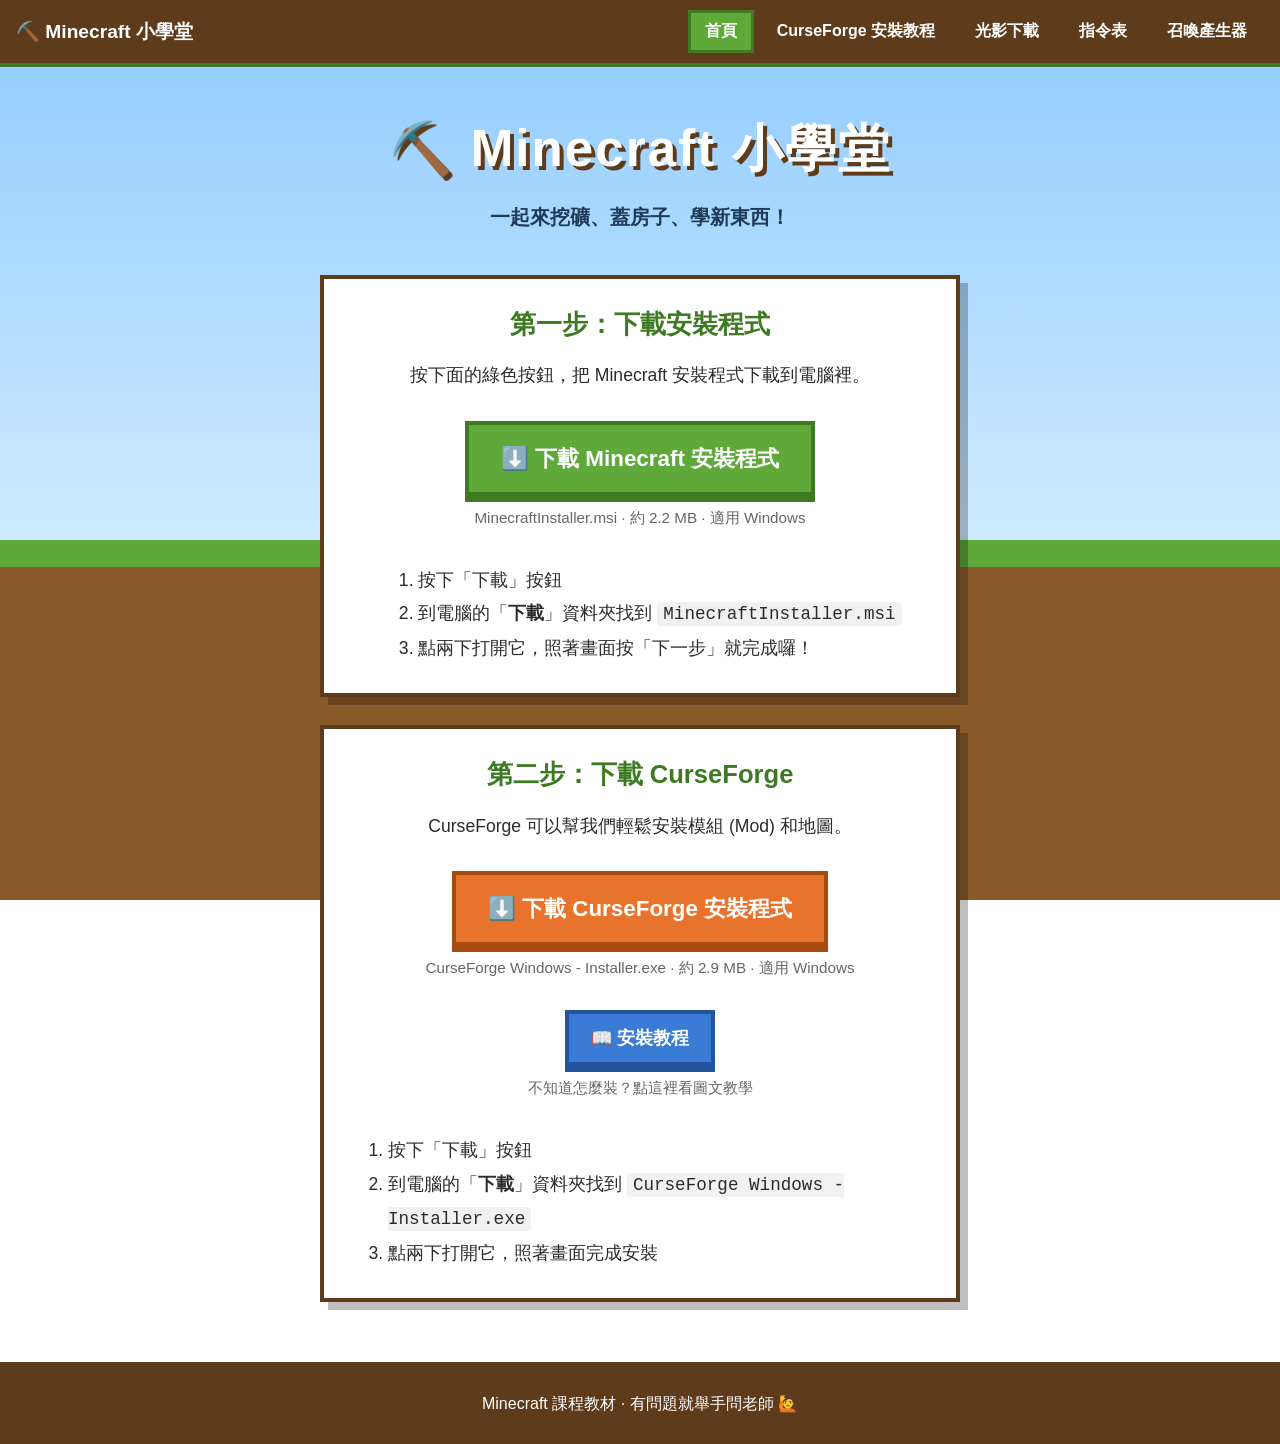
<file: index.html>
<!DOCTYPE html>
<html lang="zh-Hant">
<head>
  <meta charset="UTF-8">
  <meta name="viewport" content="width=device-width, initial-scale=1.0">
  <title>Minecraft 小學堂</title>
  <link rel="stylesheet" href="style.css">
</head>
<body>
  <nav class="topnav">
    <a class="brand" href="index.html">⛏️ Minecraft 小學堂</a>
    <ul>
      <li><a href="index.html" aria-current="page">首頁</a></li>
      <li><a href="curseforge-guide.html">CurseForge 安裝教程</a></li>
      <li><a href="shaders-guide.html">光影下載</a></li>
      <li><a href="commands.html">指令表</a></li>
      <li><a href="summon.html">召喚產生器</a></li>
    </ul>
  </nav>

  <header class="hero">
    <h1>⛏️ Minecraft 小學堂</h1>
    <p class="subtitle">一起來挖礦、蓋房子、學新東西！</p>
  </header>

  <main>
    <section class="card">
      <h2>第一步：下載安裝程式</h2>
      <p>按下面的綠色按鈕，把 Minecraft 安裝程式下載到電腦裡。</p>

      <a class="btn-download" href="downloads/MinecraftInstaller.msi" download>
        ⬇️ 下載 Minecraft 安裝程式
      </a>
      <p class="file-info">MinecraftInstaller.msi · 約 2.2 MB · 適用 Windows</p>

      <ol class="steps">
        <li>按下「下載」按鈕</li>
        <li>到電腦的「<strong>下載</strong>」資料夾找到 <code>MinecraftInstaller.msi</code></li>
        <li>點兩下打開它，照著畫面按「下一步」就完成囉！</li>
      </ol>
    </section>

    <section class="card">
      <h2>第二步：下載 CurseForge</h2>
      <p>CurseForge 可以幫我們輕鬆安裝模組 (Mod) 和地圖。</p>

      <a class="btn-download btn-orange" href="downloads/CurseForge%20Windows%20-%20Installer.exe" download>
        ⬇️ 下載 CurseForge 安裝程式
      </a>
      <p class="file-info">CurseForge Windows - Installer.exe · 約 2.9 MB · 適用 Windows</p>

      <a class="btn-download btn-guide btn-small" href="curseforge-guide.html">
        📖 安裝教程
      </a>
      <p class="file-info">不知道怎麼裝？點這裡看圖文教學</p>

      <ol class="steps">
        <li>按下「下載」按鈕</li>
        <li>到電腦的「<strong>下載</strong>」資料夾找到 <code>CurseForge Windows - Installer.exe</code></li>
        <li>點兩下打開它，照著畫面完成安裝</li>
      </ol>
    </section>
  </main>

  <footer>
    <p>Minecraft 課程教材 · 有問題就舉手問老師 🙋</p>
  </footer>
</body>
</html>
</file>
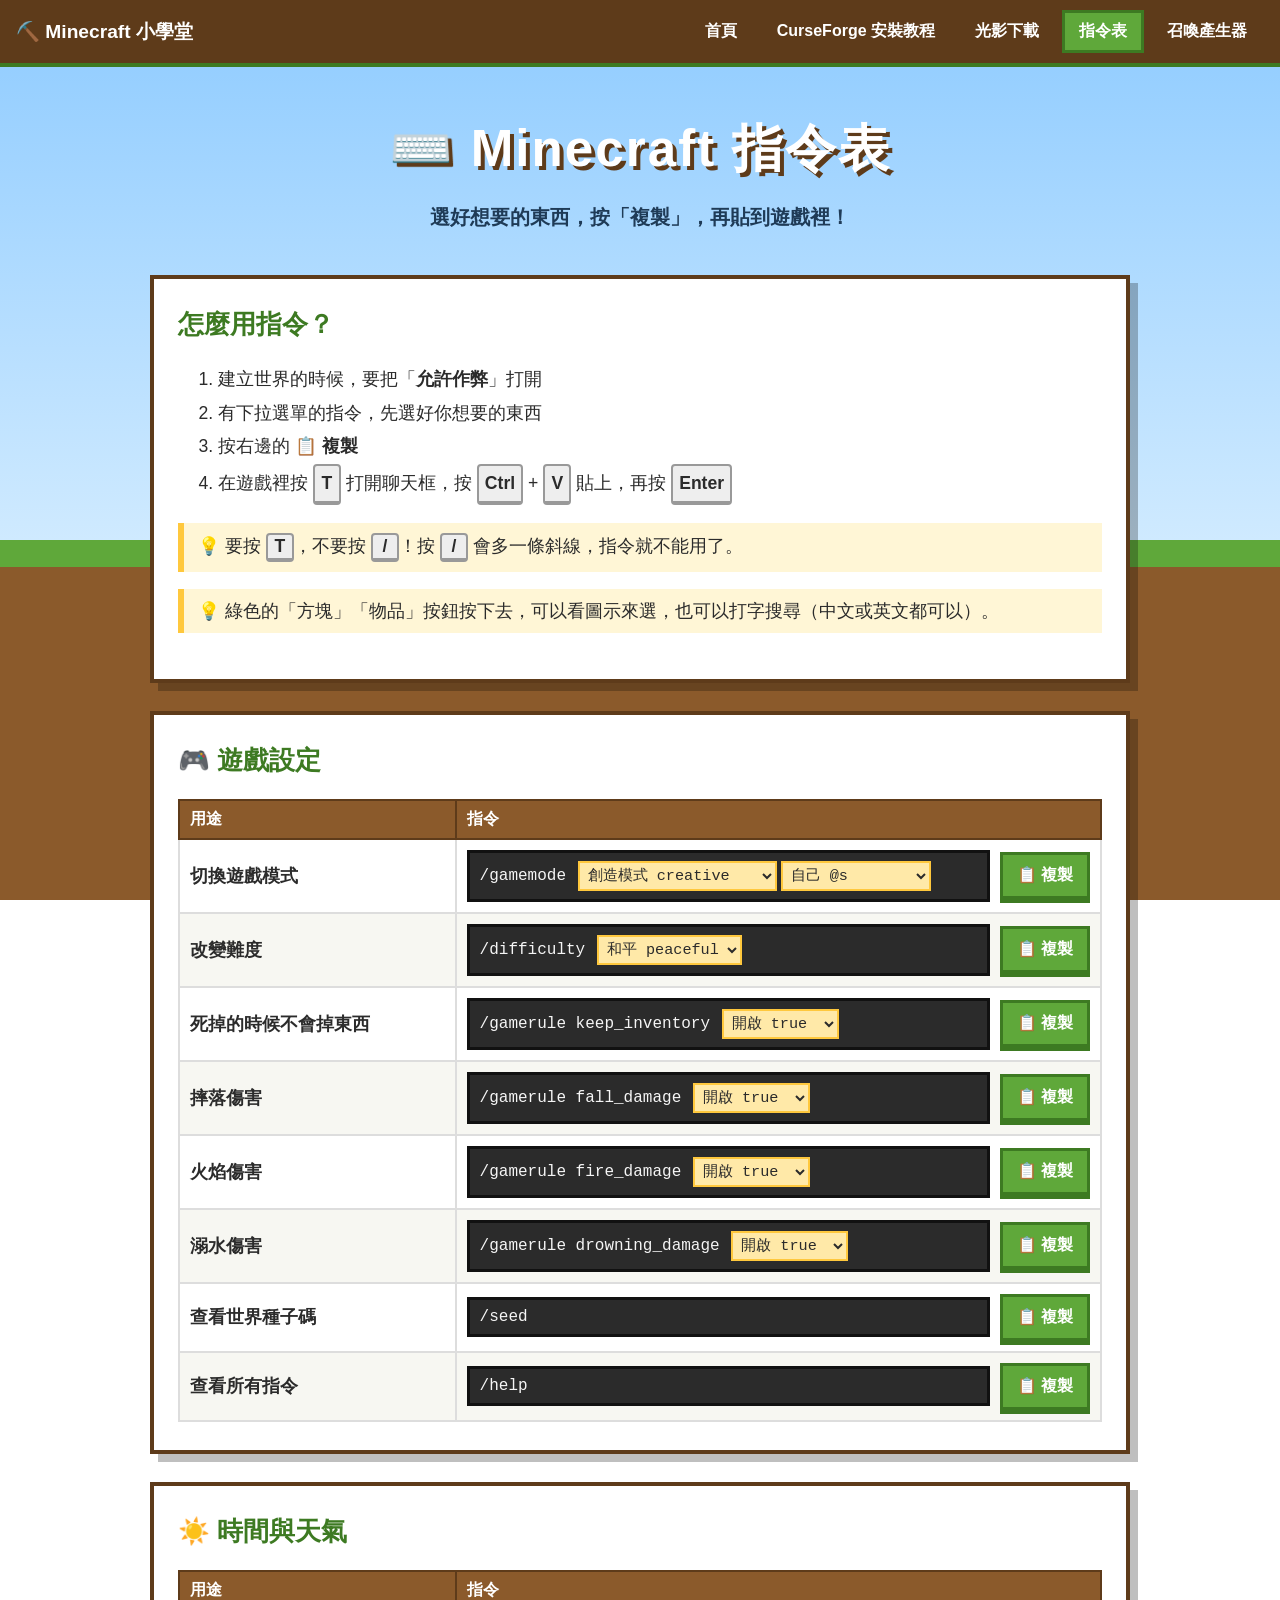
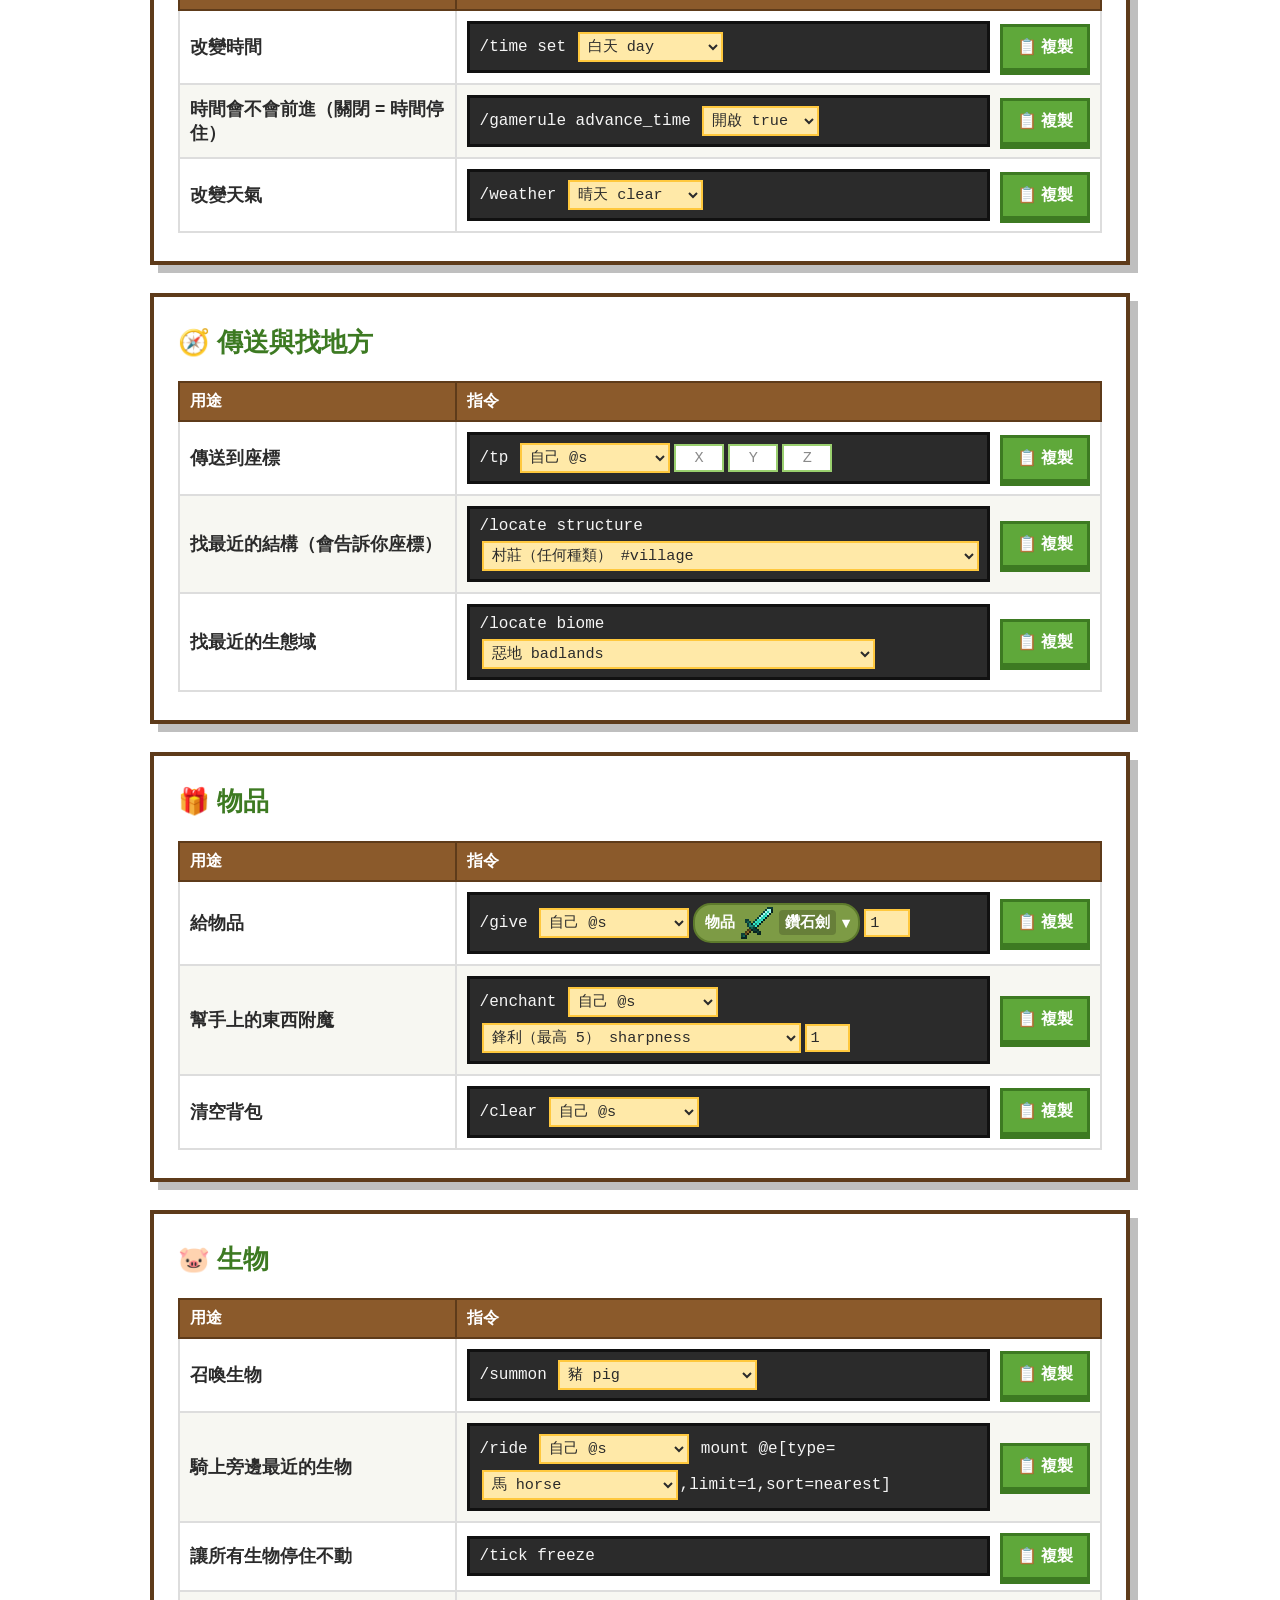
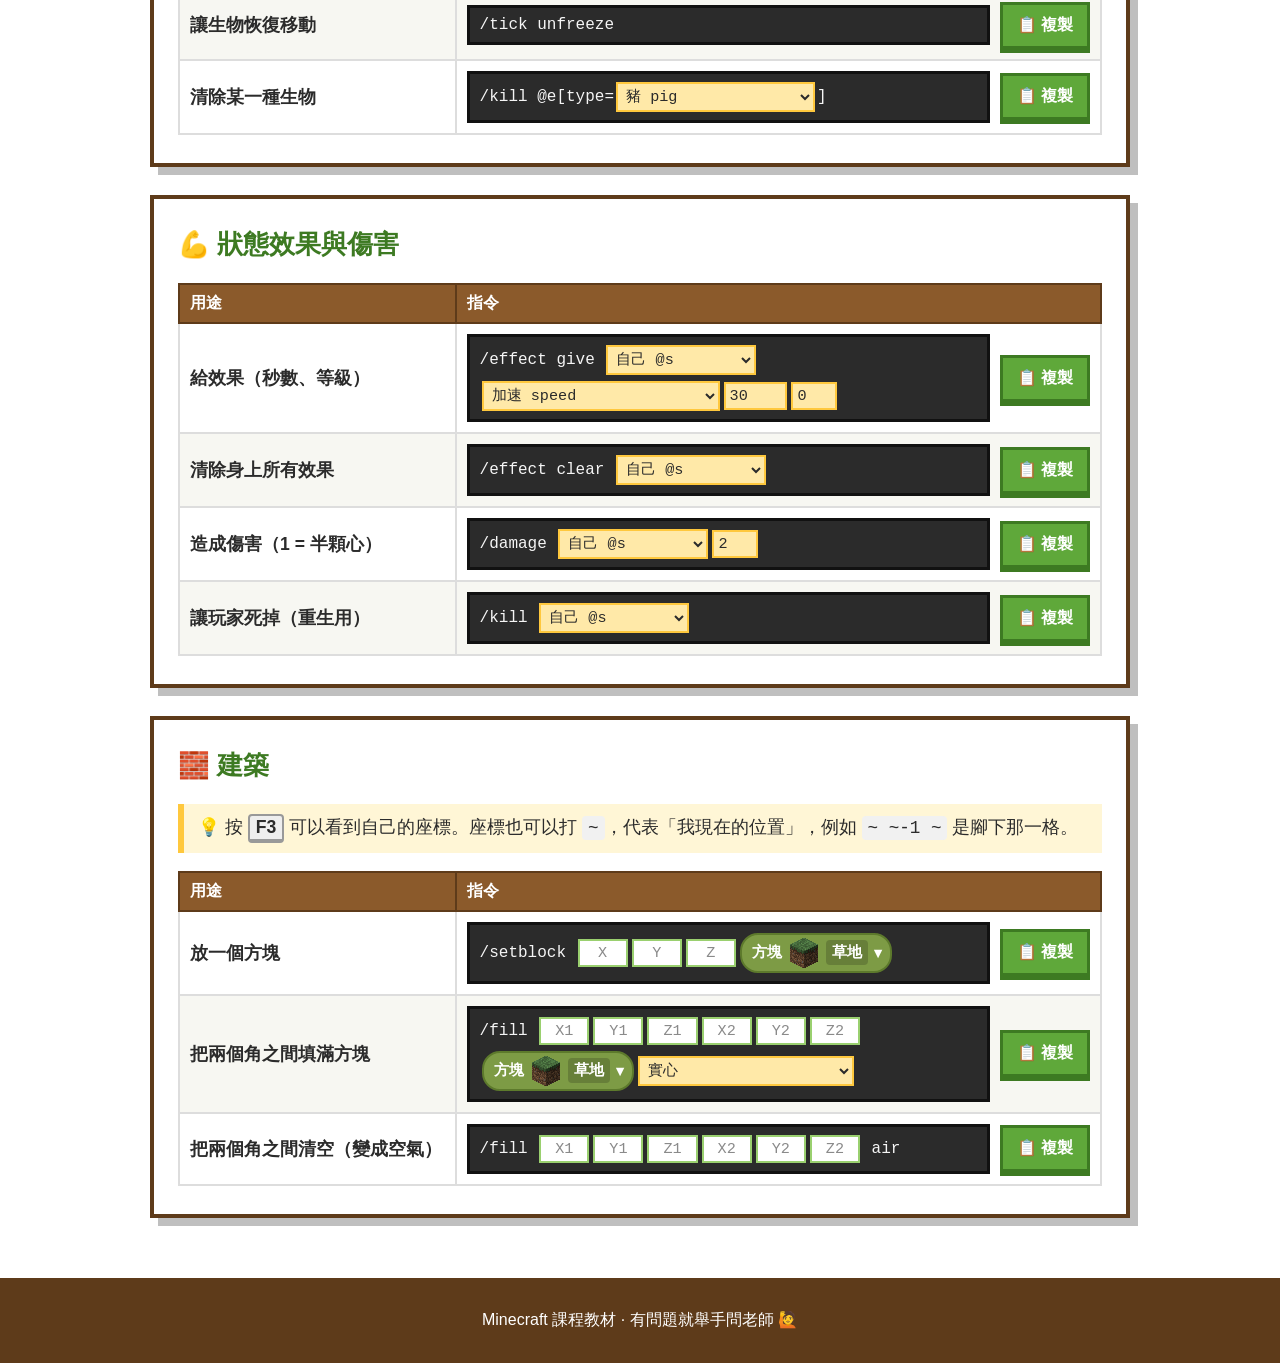
<file: commands.html>
<!DOCTYPE html>
<html lang="zh-Hant">
<head>
  <meta charset="UTF-8">
  <meta name="viewport" content="width=device-width, initial-scale=1.0">
  <title>Minecraft 指令表</title>
  <link rel="stylesheet" href="style.css">
</head>
<body>
  <nav class="topnav">
    <a class="brand" href="index.html">⛏️ Minecraft 小學堂</a>
    <ul>
      <li><a href="index.html">首頁</a></li>
      <li><a href="curseforge-guide.html">CurseForge 安裝教程</a></li>
      <li><a href="shaders-guide.html">光影下載</a></li>
      <li><a href="commands.html" aria-current="page">指令表</a></li>
      <li><a href="summon.html">召喚產生器</a></li>
    </ul>
  </nav>

  <header class="hero">
    <h1>⌨️ Minecraft 指令表</h1>
    <p class="subtitle">選好想要的東西，按「複製」，再貼到遊戲裡！</p>
  </header>

  <main>
    <section class="card cmd-howto">
      <h2>怎麼用指令？</h2>
      <ol class="steps">
        <li>建立世界的時候，要把「<strong>允許作弊</strong>」打開</li>
        <li>有下拉選單的指令，先選好你想要的東西</li>
        <li>按右邊的 <strong>📋 複製</strong></li>
        <li>在遊戲裡按 <kbd>T</kbd> 打開聊天框，按 <kbd>Ctrl</kbd> + <kbd>V</kbd> 貼上，再按 <kbd>Enter</kbd></li>
      </ol>
      <p class="tip">💡 要按 <kbd>T</kbd>，不要按 <kbd>/</kbd>！按 <kbd>/</kbd> 會多一條斜線，指令就不能用了。</p>
      <p class="tip">💡 綠色的「方塊」「物品」按鈕按下去，可以看圖示來選，也可以打字搜尋（中文或英文都可以）。</p>
    </section>

    <div id="command-list"></div>
  </main>

  <footer>
    <p>Minecraft 課程教材 · 有問題就舉手問老師 🙋</p>
  </footer>

  <script src="assets/mc-data.js"></script>
  <script src="assets/mc-worldgen.js"></script>
  <script src="picker.js"></script>
  <script src="commands.js"></script>
</body>
</html>
</file>
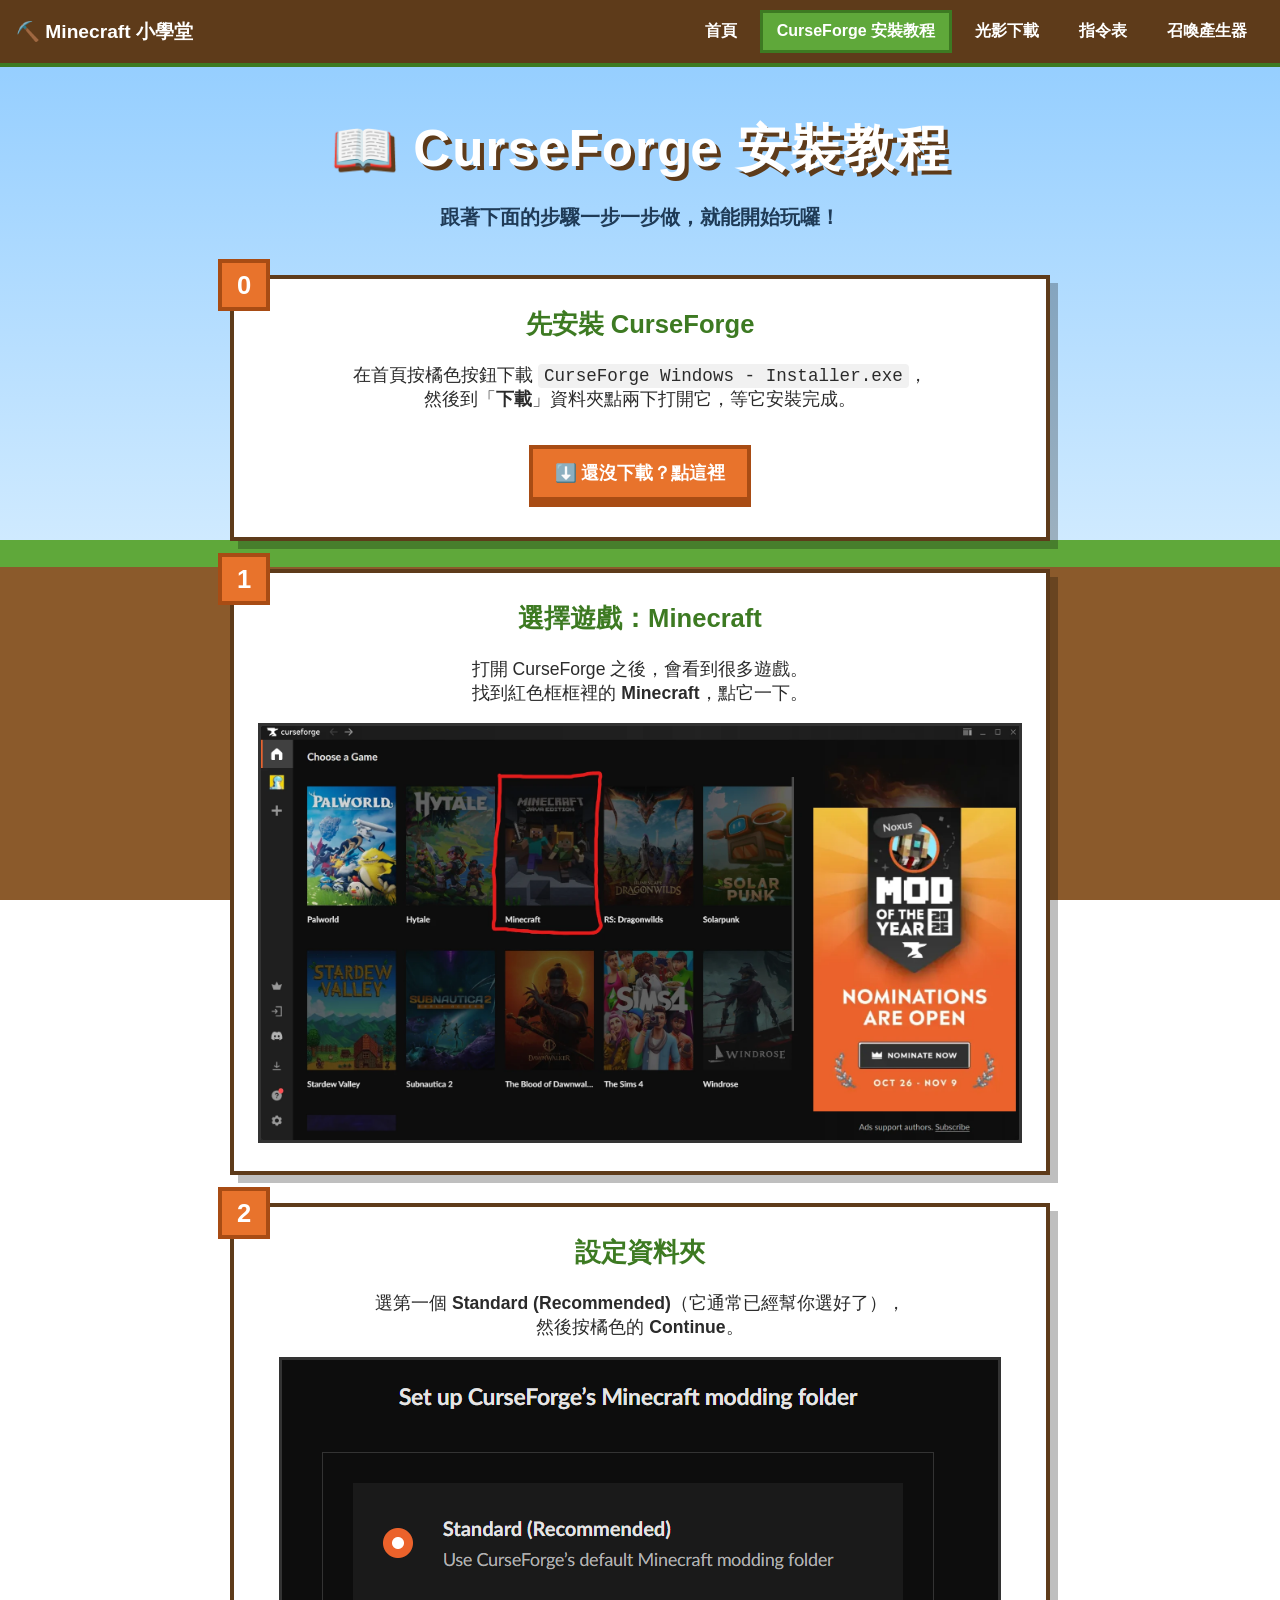
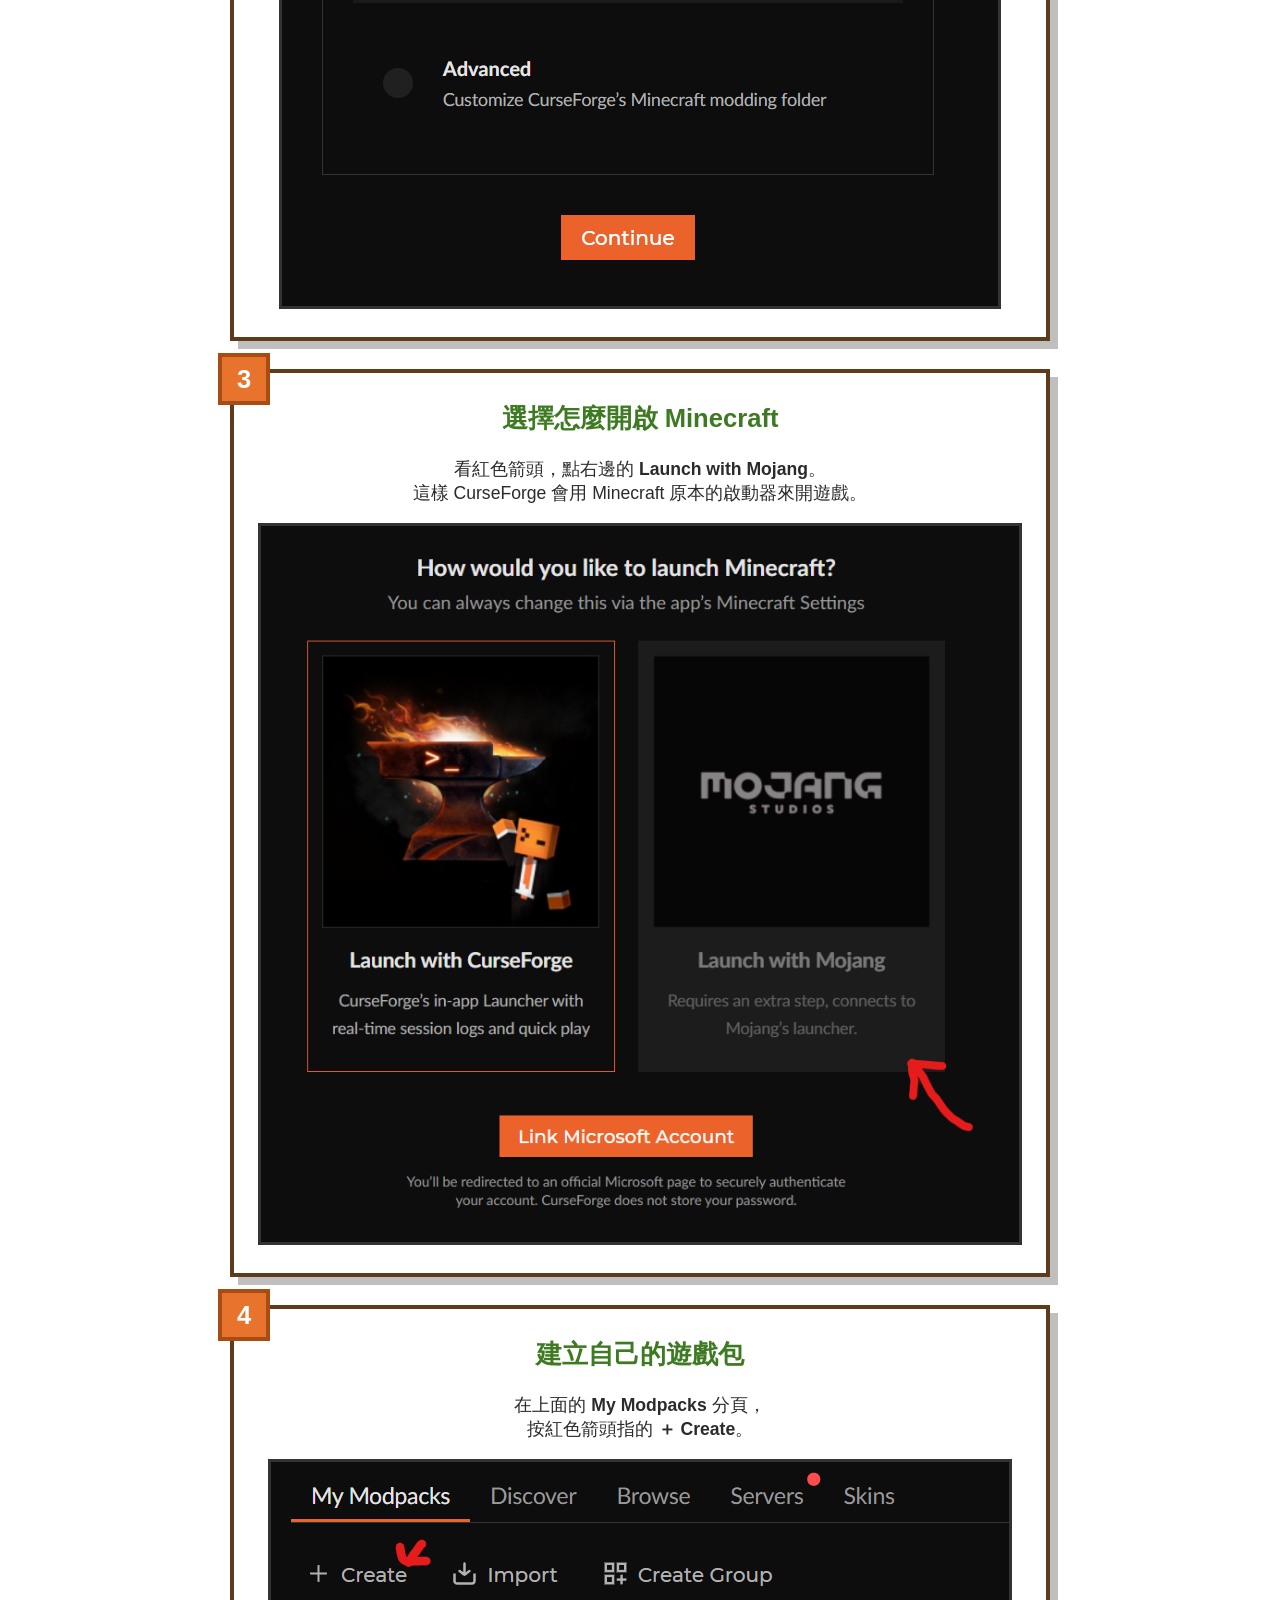
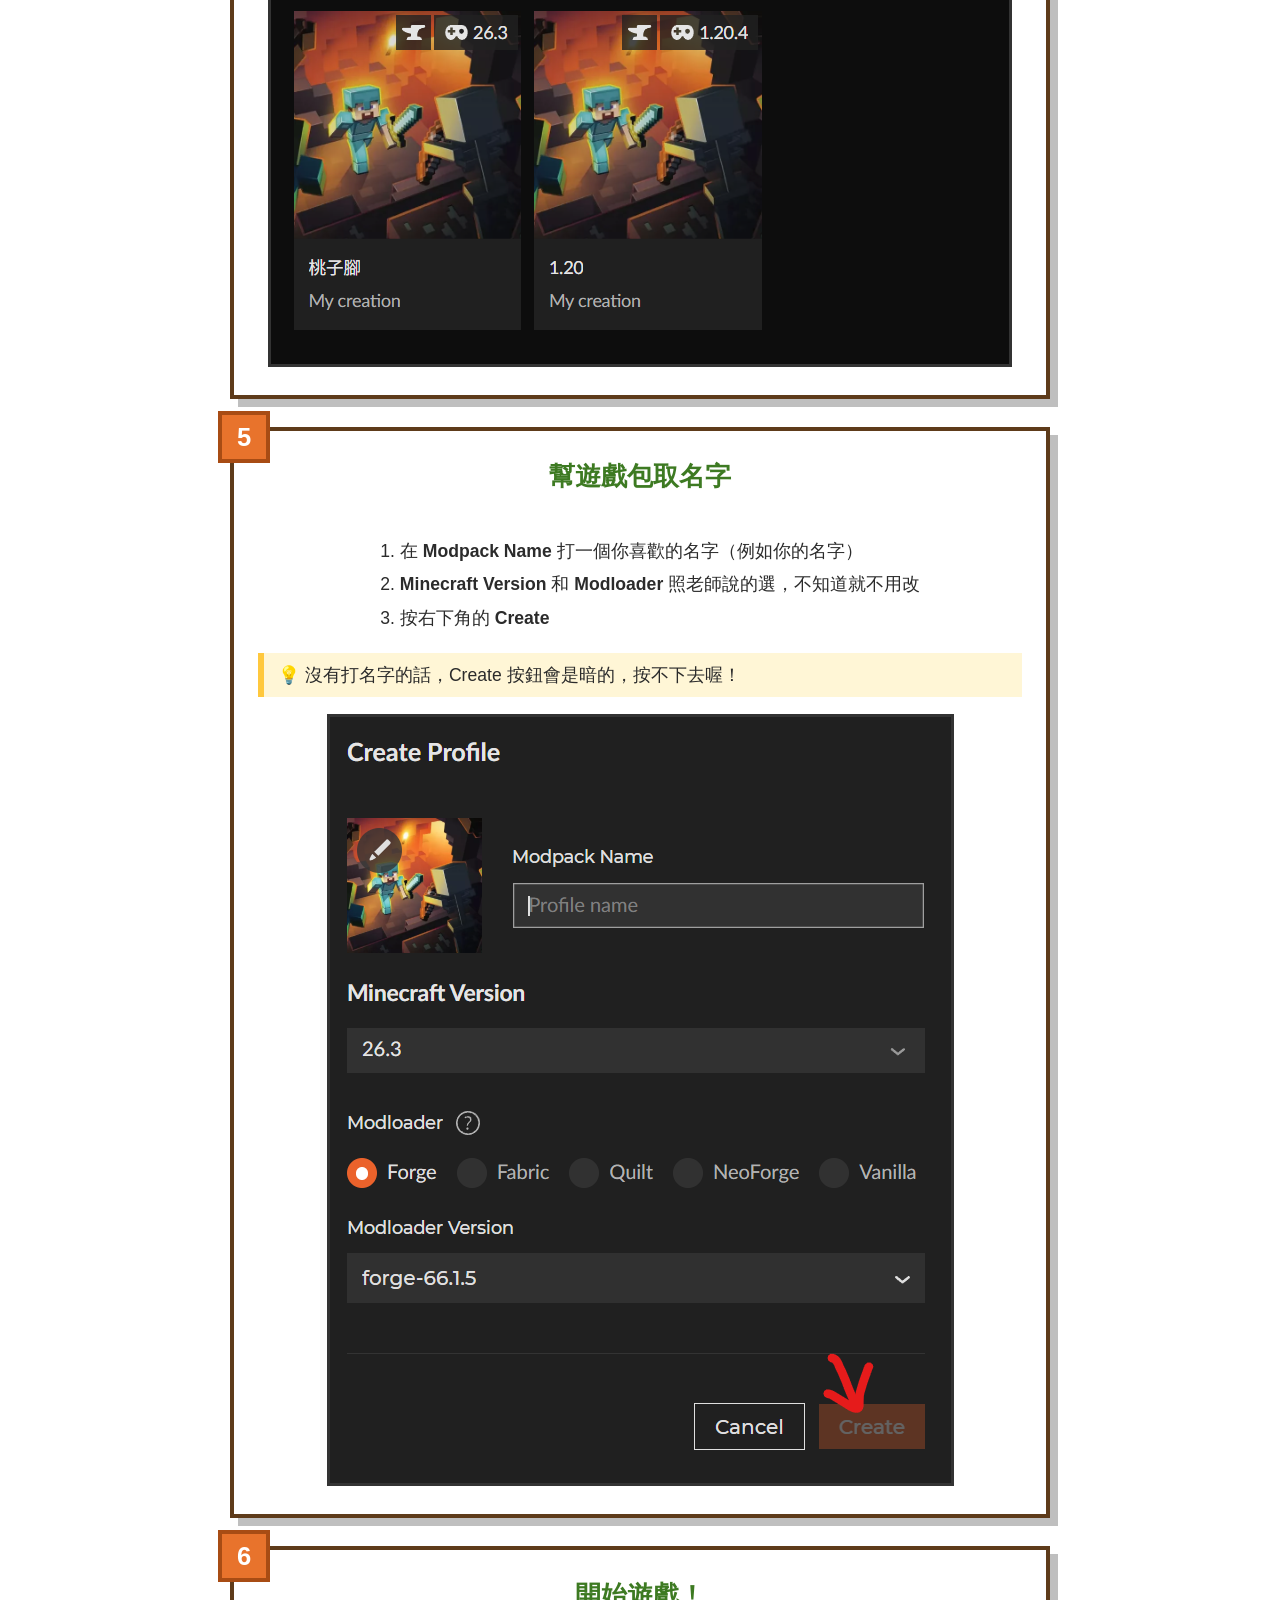
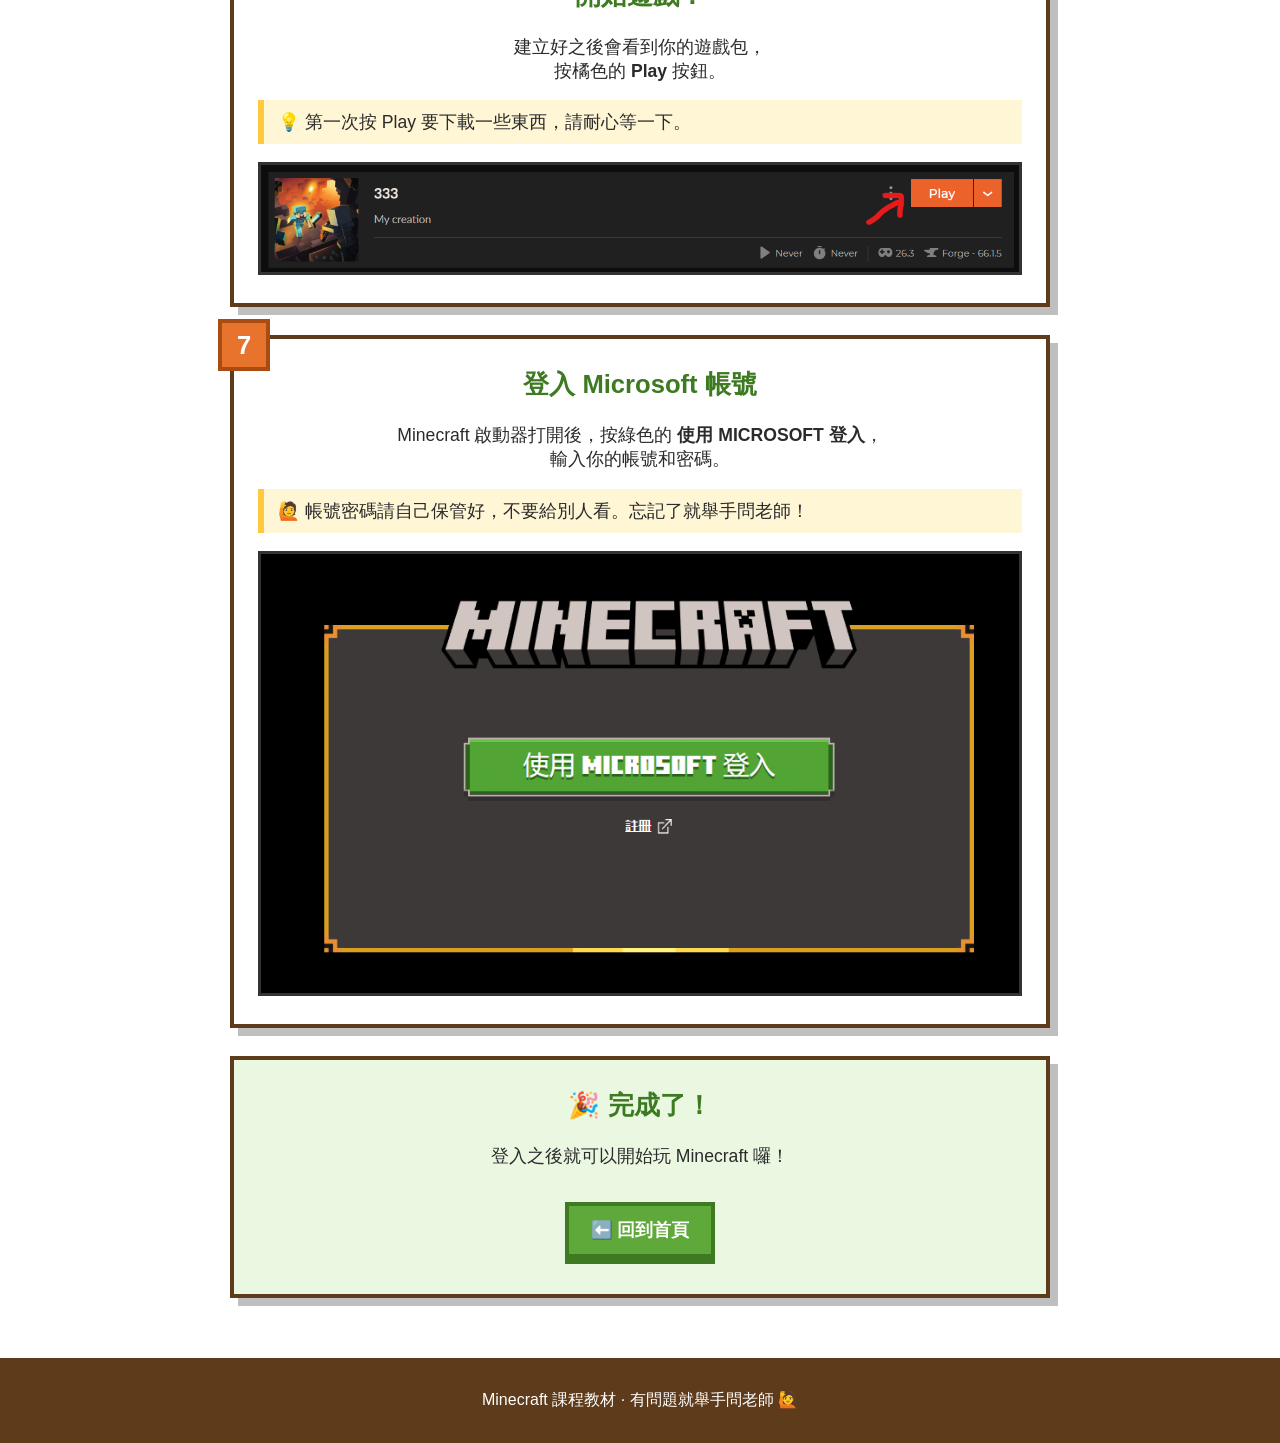
<file: curseforge-guide.html>
<!DOCTYPE html>
<html lang="zh-Hant">
<head>
  <meta charset="UTF-8">
  <meta name="viewport" content="width=device-width, initial-scale=1.0">
  <title>CurseForge 安裝教程</title>
  <link rel="stylesheet" href="style.css">
</head>
<body>
  <nav class="topnav">
    <a class="brand" href="index.html">⛏️ Minecraft 小學堂</a>
    <ul>
      <li><a href="index.html">首頁</a></li>
      <li><a href="curseforge-guide.html" aria-current="page">CurseForge 安裝教程</a></li>
      <li><a href="shaders-guide.html">光影下載</a></li>
      <li><a href="commands.html">指令表</a></li>
      <li><a href="summon.html">召喚產生器</a></li>
    </ul>
  </nav>

  <header class="hero">
    <h1>📖 CurseForge 安裝教程</h1>
    <p class="subtitle">跟著下面的步驟一步一步做，就能開始玩囉！</p>
  </header>

  <main>
    <section class="card guide-step">
      <span class="step-num">0</span>
      <h2>先安裝 CurseForge</h2>
      <p>在首頁按橘色按鈕下載 <code>CurseForge Windows - Installer.exe</code>，<br>
        然後到「<strong>下載</strong>」資料夾點兩下打開它，等它安裝完成。</p>
      <a class="btn-download btn-orange btn-small" href="downloads/CurseForge%20Windows%20-%20Installer.exe" download>
        ⬇️ 還沒下載？點這裡
      </a>
    </section>

    <section class="card guide-step">
      <span class="step-num">1</span>
      <h2>選擇遊戲：Minecraft</h2>
      <p>打開 CurseForge 之後，會看到很多遊戲。<br>
        找到紅色框框裡的 <strong>Minecraft</strong>，點它一下。</p>
      <img src="images/curseforge/step1.webp" alt="在 Choose a Game 畫面點選 Minecraft" loading="lazy">
    </section>

    <section class="card guide-step">
      <span class="step-num">2</span>
      <h2>設定資料夾</h2>
      <p>選第一個 <strong>Standard (Recommended)</strong>（它通常已經幫你選好了），<br>
        然後按橘色的 <strong>Continue</strong>。</p>
      <img src="images/curseforge/step2.png" alt="選擇 Standard 後按 Continue" loading="lazy">
    </section>

    <section class="card guide-step">
      <span class="step-num">3</span>
      <h2>選擇怎麼開啟 Minecraft</h2>
      <p>看紅色箭頭，點右邊的 <strong>Launch with Mojang</strong>。<br>
        這樣 CurseForge 會用 Minecraft 原本的啟動器來開遊戲。</p>
      <img src="images/curseforge/step3.png" alt="點選右邊的 Launch with Mojang" loading="lazy">
    </section>

    <section class="card guide-step">
      <span class="step-num">4</span>
      <h2>建立自己的遊戲包</h2>
      <p>在上面的 <strong>My Modpacks</strong> 分頁，<br>
        按紅色箭頭指的 <strong>＋ Create</strong>。</p>
      <img src="images/curseforge/step4.png" alt="在 My Modpacks 按 Create" loading="lazy">
    </section>

    <section class="card guide-step">
      <span class="step-num">5</span>
      <h2>幫遊戲包取名字</h2>
      <ol class="steps">
        <li>在 <strong>Modpack Name</strong> 打一個你喜歡的名字（例如你的名字）</li>
        <li><strong>Minecraft Version</strong> 和 <strong>Modloader</strong> 照老師說的選，不知道就不用改</li>
        <li>按右下角的 <strong>Create</strong></li>
      </ol>
      <p class="tip">💡 沒有打名字的話，Create 按鈕會是暗的，按不下去喔！</p>
      <img src="images/curseforge/step5.png" alt="輸入名字後按 Create" loading="lazy">
    </section>

    <section class="card guide-step">
      <span class="step-num">6</span>
      <h2>開始遊戲！</h2>
      <p>建立好之後會看到你的遊戲包，<br>
        按橘色的 <strong>Play</strong> 按鈕。</p>
      <p class="tip">💡 第一次按 Play 要下載一些東西，請耐心等一下。</p>
      <img src="images/curseforge/step6.png" alt="按 Play 開始遊戲" loading="lazy">
    </section>

    <section class="card guide-step">
      <span class="step-num">7</span>
      <h2>登入 Microsoft 帳號</h2>
      <p>Minecraft 啟動器打開後，按綠色的 <strong>使用 MICROSOFT 登入</strong>，<br>
        輸入你的帳號和密碼。</p>
      <p class="tip">🙋 帳號密碼請自己保管好，不要給別人看。忘記了就舉手問老師！</p>
      <img src="images/curseforge/step7.png" alt="按使用 Microsoft 登入" loading="lazy">
    </section>

    <section class="card guide-step done">
      <h2>🎉 完成了！</h2>
      <p>登入之後就可以開始玩 Minecraft 囉！</p>
      <a class="btn-download btn-small" href="index.html">⬅️ 回到首頁</a>
    </section>
  </main>

  <footer>
    <p>Minecraft 課程教材 · 有問題就舉手問老師 🙋</p>
  </footer>
</body>
</html>
</file>
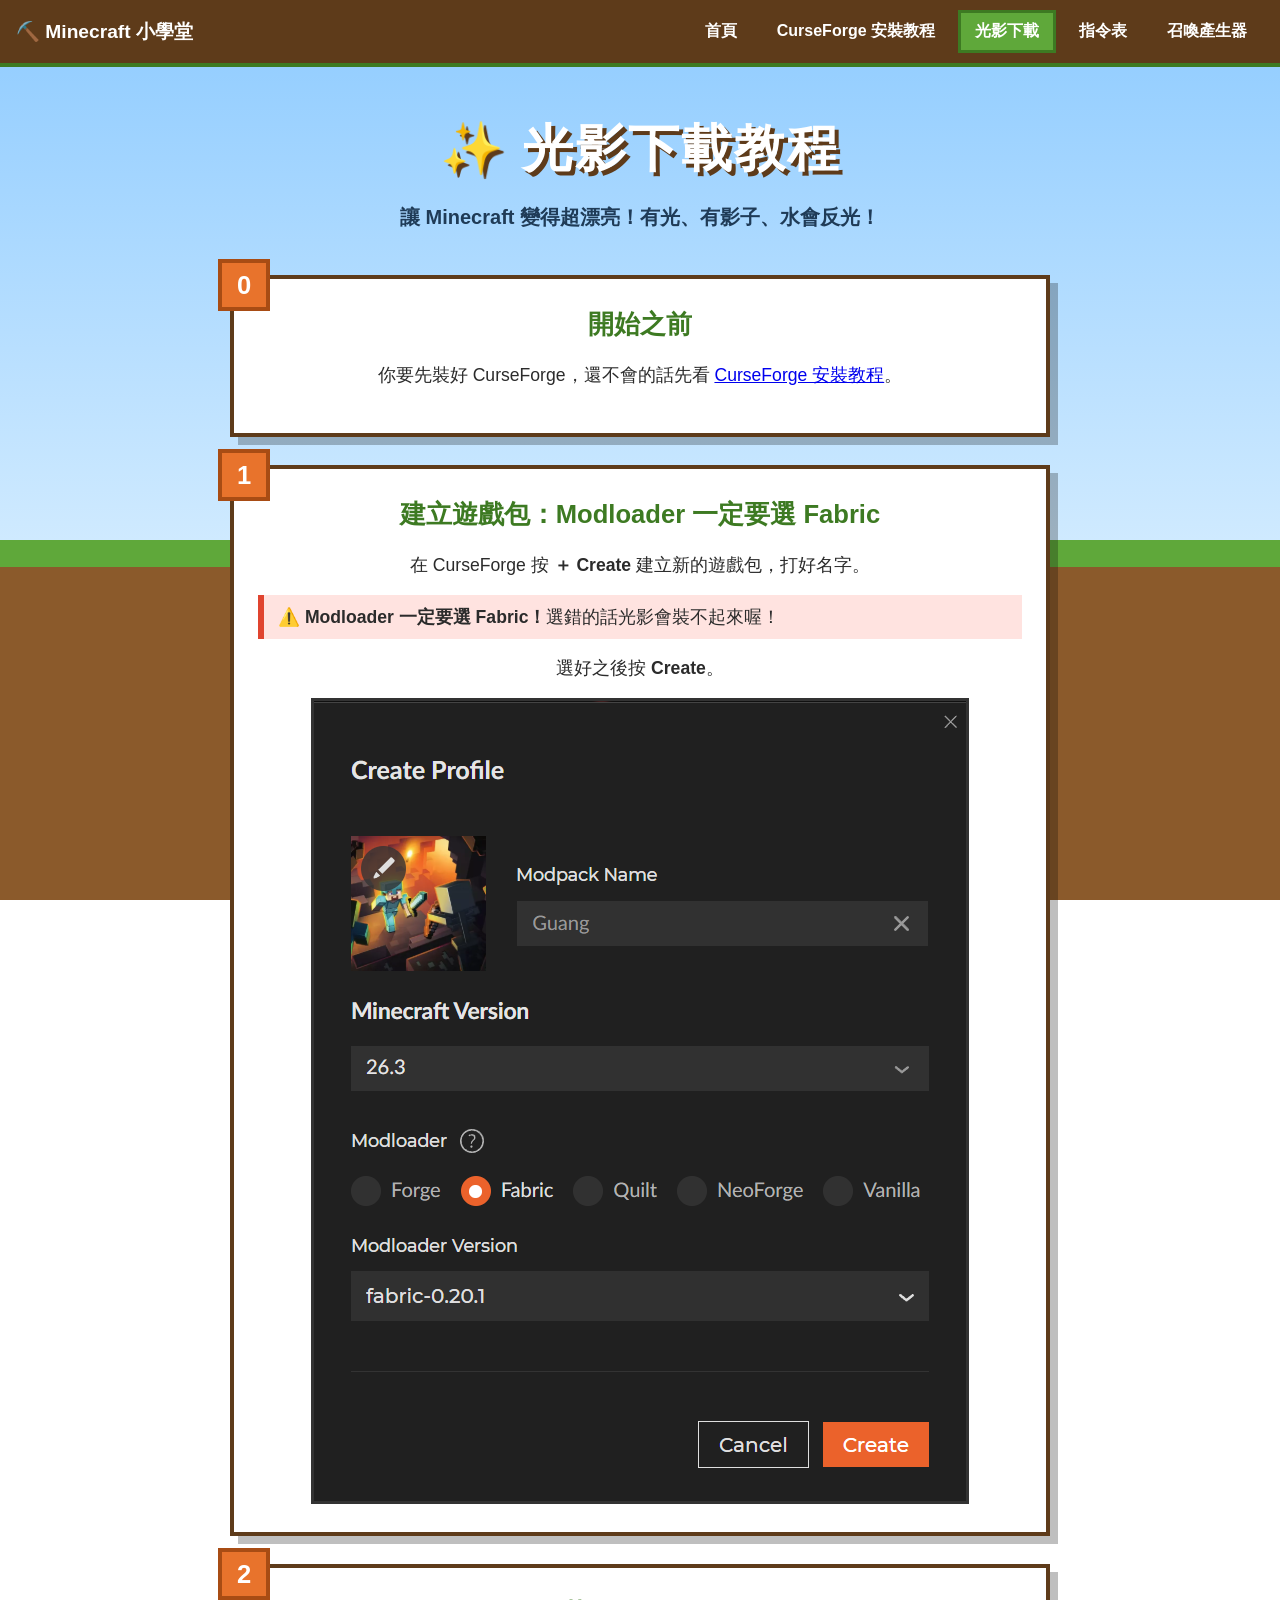
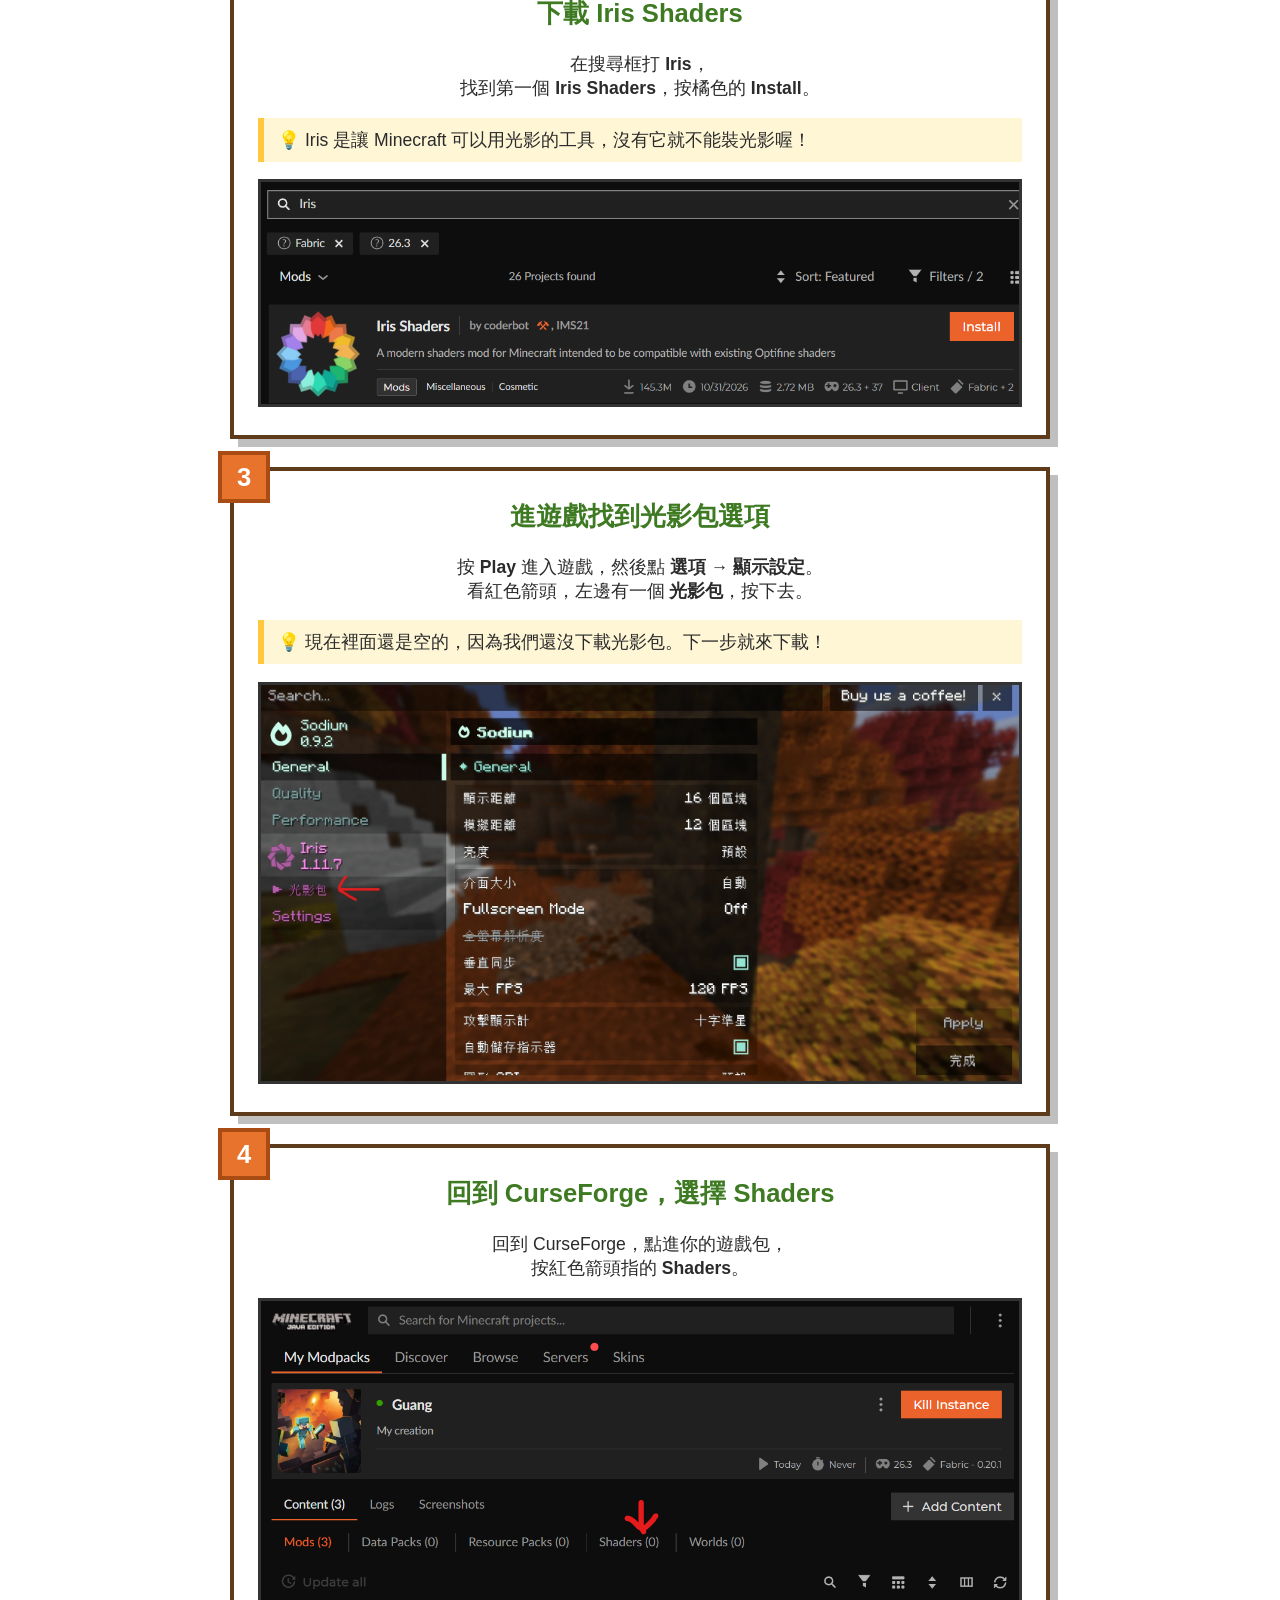
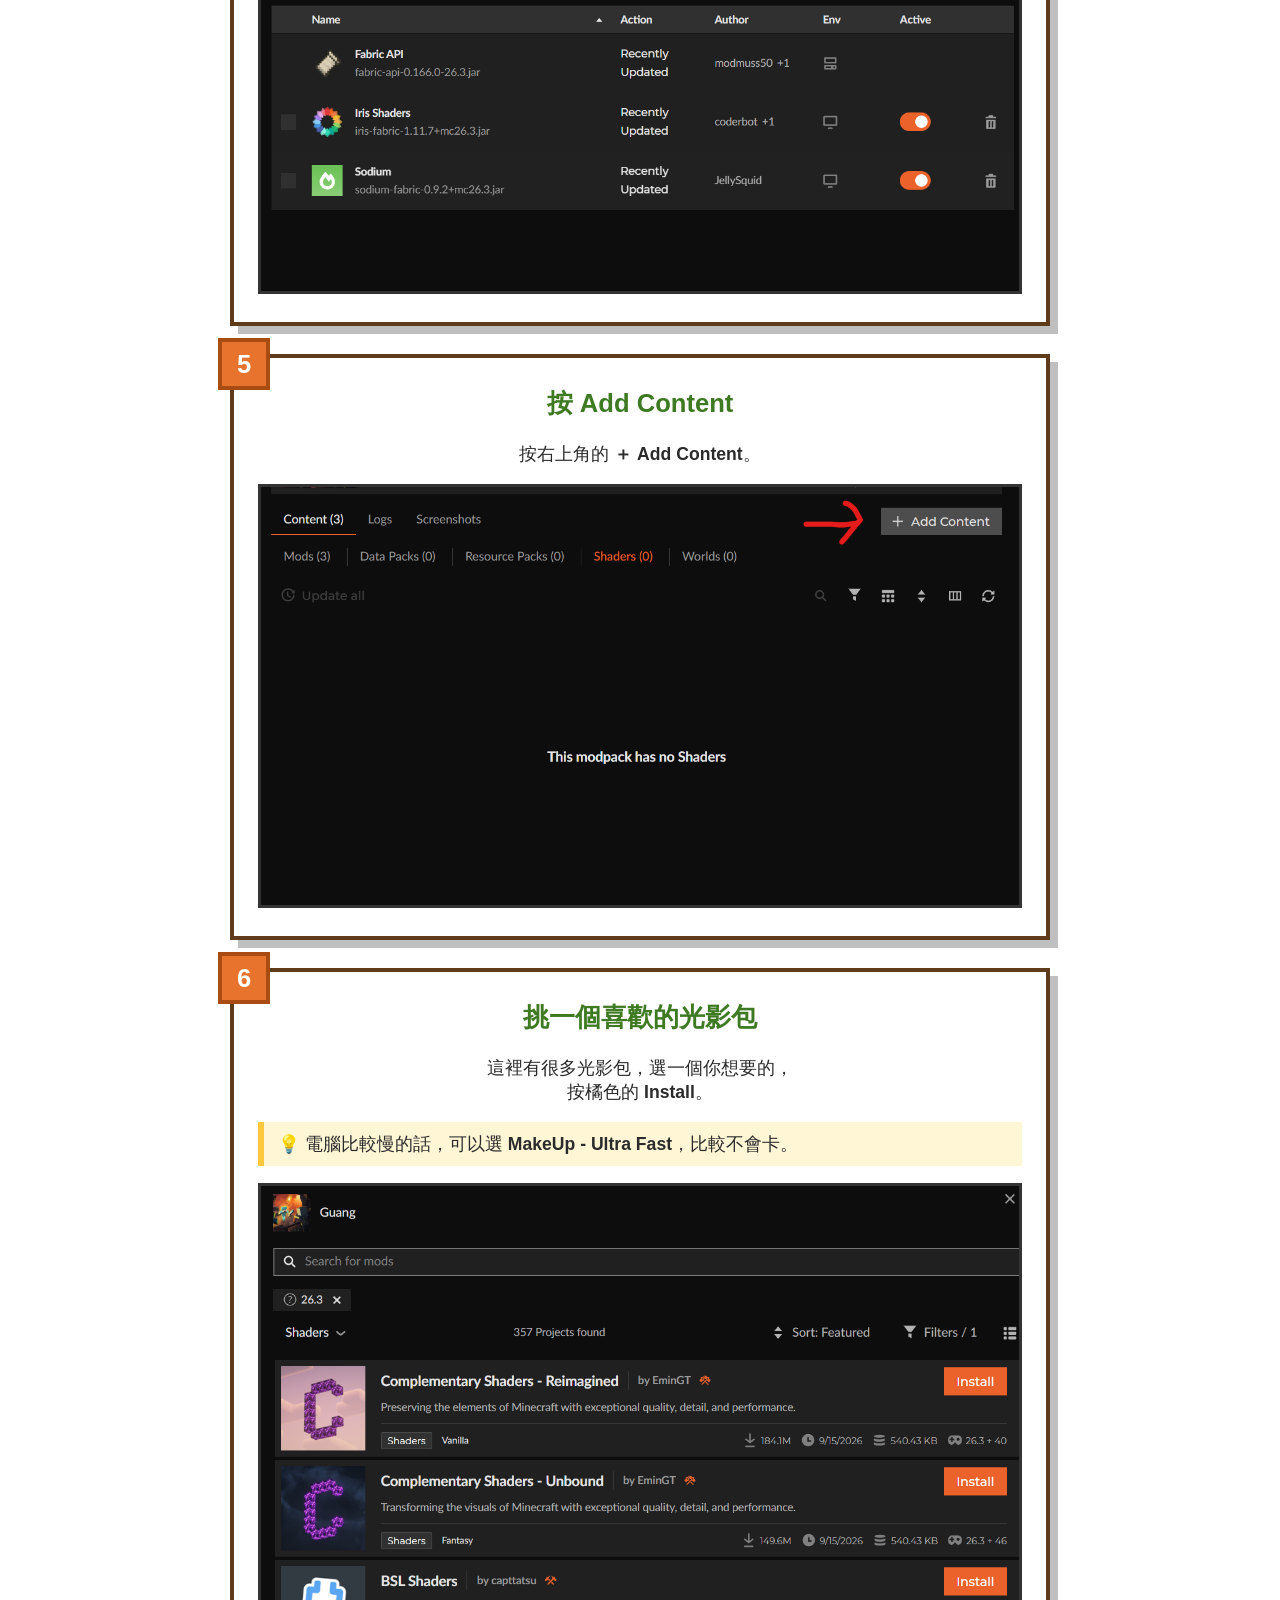
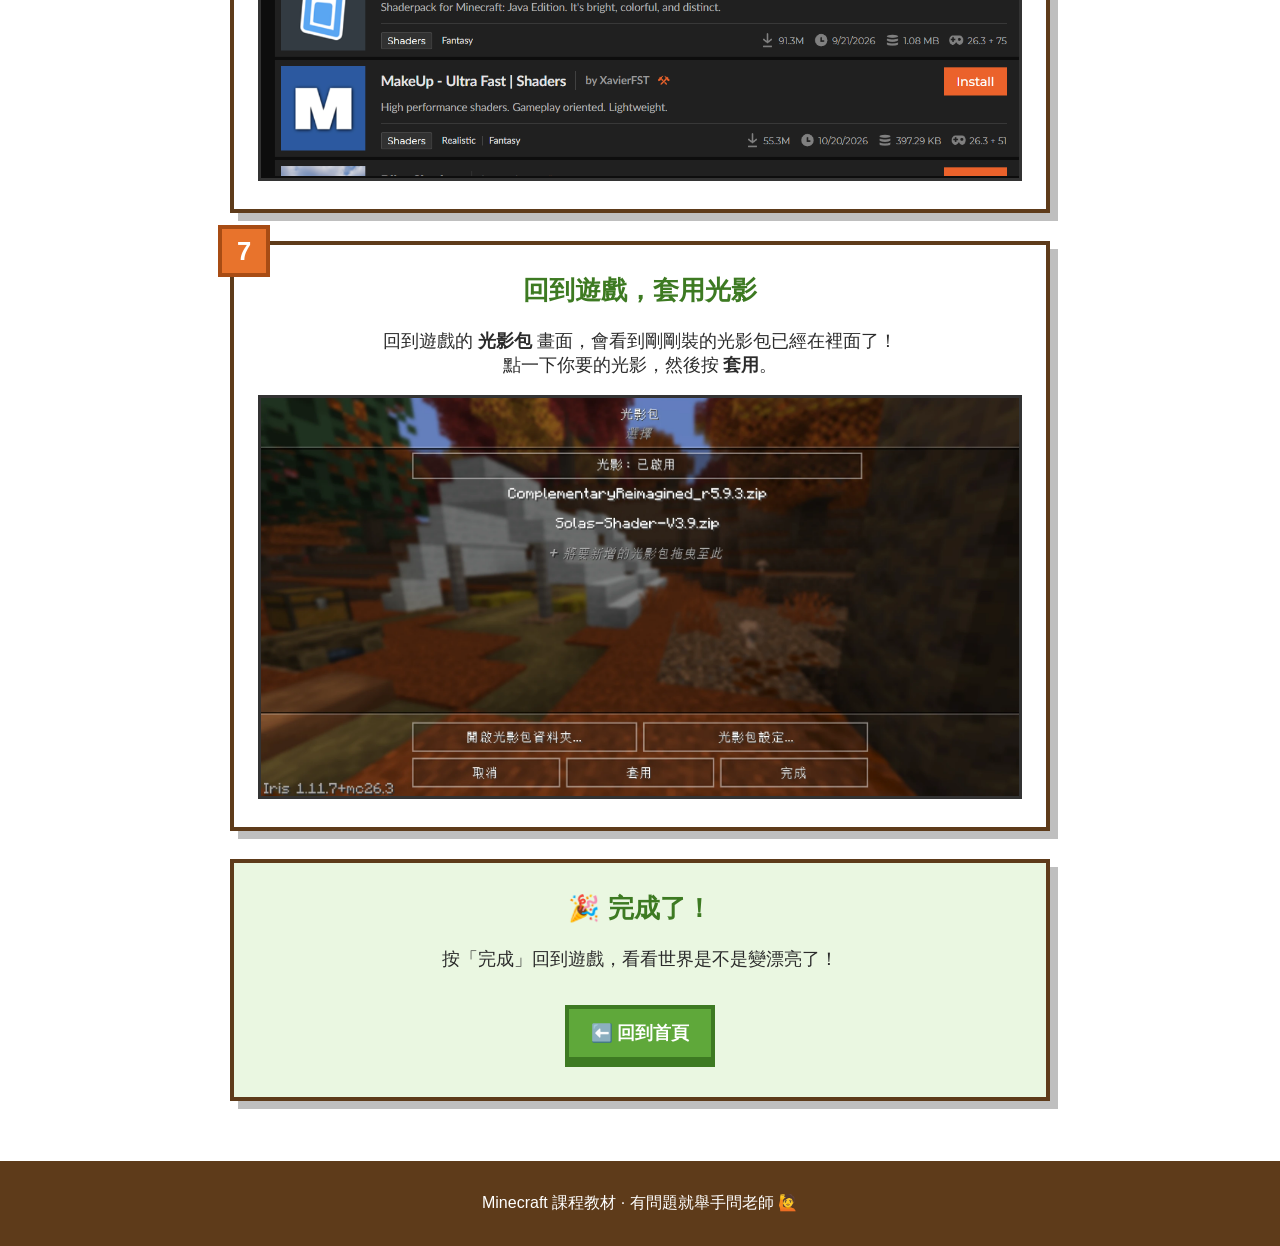
<file: shaders-guide.html>
<!DOCTYPE html>
<html lang="zh-Hant">
<head>
  <meta charset="UTF-8">
  <meta name="viewport" content="width=device-width, initial-scale=1.0">
  <title>光影下載教程</title>
  <link rel="stylesheet" href="style.css">
</head>
<body>
  <nav class="topnav">
    <a class="brand" href="index.html">⛏️ Minecraft 小學堂</a>
    <ul>
      <li><a href="index.html">首頁</a></li>
      <li><a href="curseforge-guide.html">CurseForge 安裝教程</a></li>
      <li><a href="shaders-guide.html" aria-current="page">光影下載</a></li>
      <li><a href="commands.html">指令表</a></li>
      <li><a href="summon.html">召喚產生器</a></li>
    </ul>
  </nav>

  <header class="hero">
    <h1>✨ 光影下載教程</h1>
    <p class="subtitle">讓 Minecraft 變得超漂亮！有光、有影子、水會反光！</p>
  </header>

  <main>
    <section class="card guide-step">
      <span class="step-num">0</span>
      <h2>開始之前</h2>
      <p>你要先裝好 CurseForge，還不會的話先看
        <a href="curseforge-guide.html">CurseForge 安裝教程</a>。</p>
    </section>

    <section class="card guide-step">
      <span class="step-num">1</span>
      <h2>建立遊戲包：Modloader 一定要選 Fabric</h2>
      <p>在 CurseForge 按 <strong>＋ Create</strong> 建立新的遊戲包，打好名字。</p>
      <p class="tip warn">⚠️ <strong>Modloader 一定要選 Fabric！</strong>選錯的話光影會裝不起來喔！</p>
      <p>選好之後按 <strong>Create</strong>。</p>
      <img src="images/shaders/step1.png" alt="Create Profile 畫面，Modloader 選 Fabric" loading="lazy">
    </section>

    <section class="card guide-step">
      <span class="step-num">2</span>
      <h2>下載 Iris Shaders</h2>
      <p>在搜尋框打 <strong>Iris</strong>，<br>
        找到第一個 <strong>Iris Shaders</strong>，按橘色的 <strong>Install</strong>。</p>
      <p class="tip">💡 Iris 是讓 Minecraft 可以用光影的工具，沒有它就不能裝光影喔！</p>
      <img src="images/shaders/step2.png" alt="搜尋 Iris，安裝第一個 Iris Shaders" loading="lazy">
    </section>

    <section class="card guide-step">
      <span class="step-num">3</span>
      <h2>進遊戲找到光影包選項</h2>
      <p>按 <strong>Play</strong> 進入遊戲，然後點 <strong>選項 → 顯示設定</strong>。<br>
        看紅色箭頭，左邊有一個 <strong>光影包</strong>，按下去。</p>
      <p class="tip">💡 現在裡面還是空的，因為我們還沒下載光影包。下一步就來下載！</p>
      <img src="images/shaders/step3.webp" alt="顯示設定畫面，左邊有光影包選項" loading="lazy">
    </section>

    <section class="card guide-step">
      <span class="step-num">4</span>
      <h2>回到 CurseForge，選擇 Shaders</h2>
      <p>回到 CurseForge，點進你的遊戲包，<br>
        按紅色箭頭指的 <strong>Shaders</strong>。</p>
      <img src="images/shaders/step4.png" alt="在遊戲包裡點 Shaders 分頁" loading="lazy">
    </section>

    <section class="card guide-step">
      <span class="step-num">5</span>
      <h2>按 Add Content</h2>
      <p>按右上角的 <strong>＋ Add Content</strong>。</p>
      <img src="images/shaders/step5.png" alt="按右上角的 Add Content" loading="lazy">
    </section>

    <section class="card guide-step">
      <span class="step-num">6</span>
      <h2>挑一個喜歡的光影包</h2>
      <p>這裡有很多光影包，選一個你想要的，<br>
        按橘色的 <strong>Install</strong>。</p>
      <p class="tip">💡 電腦比較慢的話，可以選 <strong>MakeUp - Ultra Fast</strong>，比較不會卡。</p>
      <img src="images/shaders/step6.png" alt="光影包清單，選一個按 Install" loading="lazy">
    </section>

    <section class="card guide-step">
      <span class="step-num">7</span>
      <h2>回到遊戲，套用光影</h2>
      <p>回到遊戲的 <strong>光影包</strong> 畫面，會看到剛剛裝的光影包已經在裡面了！<br>
        點一下你要的光影，然後按 <strong>套用</strong>。</p>
      <img src="images/shaders/step7.webp" alt="光影包清單，選擇後按套用" loading="lazy">
    </section>

    <section class="card guide-step done">
      <h2>🎉 完成了！</h2>
      <p>按「完成」回到遊戲，看看世界是不是變漂亮了！</p>
      <a class="btn-download btn-small" href="index.html">⬅️ 回到首頁</a>
    </section>
  </main>

  <footer>
    <p>Minecraft 課程教材 · 有問題就舉手問老師 🙋</p>
  </footer>
</body>
</html>
</file>
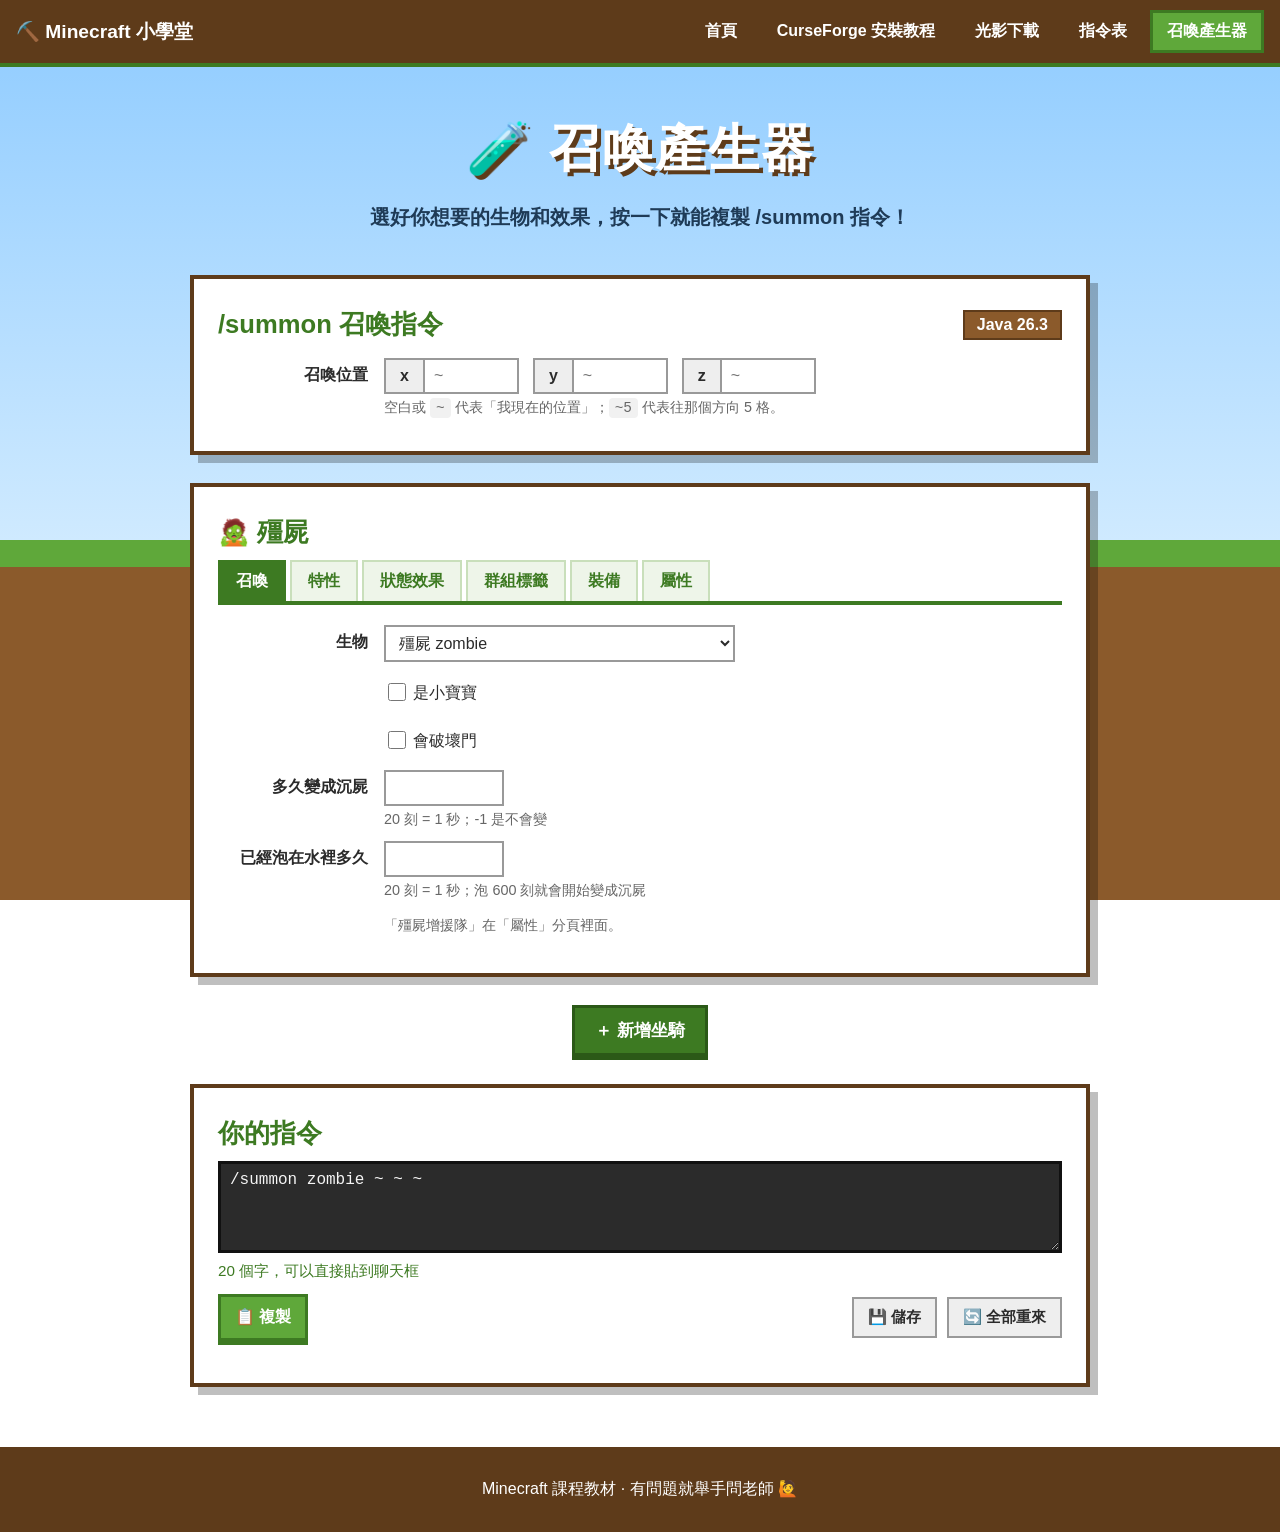
<file: summon.html>
<!DOCTYPE html>
<html lang="zh-Hant">
<head>
  <meta charset="UTF-8">
  <meta name="viewport" content="width=device-width, initial-scale=1.0">
  <title>Minecraft 召喚產生器</title>
  <link rel="stylesheet" href="style.css">
  <link rel="stylesheet" href="summon.css">
</head>
<body>
  <nav class="topnav">
    <a class="brand" href="index.html">⛏️ Minecraft 小學堂</a>
    <ul>
      <li><a href="index.html">首頁</a></li>
      <li><a href="curseforge-guide.html">CurseForge 安裝教程</a></li>
      <li><a href="shaders-guide.html">光影下載</a></li>
      <li><a href="commands.html">指令表</a></li>
      <li><a href="summon.html" aria-current="page">召喚產生器</a></li>
    </ul>
  </nav>

  <header class="hero">
    <h1>🧪 召喚產生器</h1>
    <p class="subtitle">選好你想要的生物和效果，按一下就能複製 /summon 指令！</p>
  </header>

  <main>
    <section class="card gen-card">
      <div class="gen-top">
        <h2>/summon 召喚指令</h2>
        <span class="gen-version">Java 26.3</span>
      </div>
      <div class="gen-row">
        <span class="gen-label">召喚位置</span>
        <div class="gen-field">
          <div class="xyz" id="pos"></div>
          <p class="hint">空白或 <code>~</code> 代表「我現在的位置」；<code>~5</code> 代表往那個方向 5 格。</p>
        </div>
      </div>
    </section>

    <div id="layers"></div>

    <p class="gen-add"><button type="button" class="btn-add" id="add-mount">＋ 新增坐騎</button></p>

    <section class="card gen-card gen-output">
      <h2>你的指令</h2>
      <textarea id="output" rows="4" readonly spellcheck="false" aria-label="產生的指令"></textarea>
      <p class="gen-length" id="length"></p>
      <div class="gen-buttons">
        <button type="button" class="btn-copy" id="copy">📋 複製</button>
        <span class="gen-spacer"></span>
        <button type="button" class="btn-plain" id="save">💾 儲存</button>
        <button type="button" class="btn-plain" id="reset">🔄 全部重來</button>
      </div>
      <div id="errors" class="tip warn" hidden></div>
      <div id="too-long" class="tip warn" hidden>
        <strong>⚠️ 這個指令太長，聊天框放不下！</strong>聊天框最多 256 個字，要改用<strong>指令方塊</strong>：
        <ol>
          <li>切換到創造模式，在聊天框貼上這個指令，拿到指令方塊：
            <code>/give @s command_block</code>
            <button type="button" class="btn-plain" id="copy-cb">📋 複製</button></li>
          <li>把指令方塊放在地上，對它按右鍵</li>
          <li>把上面的召喚指令貼進去，按「完成」</li>
          <li>在指令方塊旁邊放一個按鈕，按下去就會召喚！</li>
        </ol>
      </div>
      <div id="saved"></div>
    </section>
  </main>

  <footer>
    <p>Minecraft 課程教材 · 有問題就舉手問老師 🙋</p>
  </footer>

  <script src="assets/mc-data.js"></script>
  <script src="assets/mc-summon.js"></script>
  <script src="picker.js"></script>
  <script src="summon.js"></script>
</body>
</html>
</file>
<file: style.css>
:root {
  --sky: #8ecbff;
  --grass: #5fa83a;
  --grass-dark: #3d7a22;
  --dirt: #8b5a2b;
  --dirt-dark: #5e3b1a;
  --card: #ffffff;
  --text: #2b2b2b;
  --muted: #666;
}

* { box-sizing: border-box; }

body {
  margin: 0;
  font-family: "Microsoft JhengHei", "PingFang TC", "Noto Sans TC", sans-serif;
  color: var(--text);
  background: linear-gradient(var(--sky) 0%, #cfeaff 60%, var(--grass) 60%, var(--grass) 63%, var(--dirt) 63%);
  background-attachment: fixed;
  min-height: 100vh;
  display: flex;
  flex-direction: column;
}

.hero {
  text-align: center;
  padding: 48px 16px 24px;
}

.hero h1 {
  margin: 0;
  font-size: clamp(2rem, 6vw, 3.2rem);
  color: #fff;
  text-shadow: 4px 4px 0 var(--dirt-dark);
  letter-spacing: 2px;
}

.subtitle {
  font-size: 1.25rem;
  color: #1f3b57;
  font-weight: bold;
}

main {
  flex: 1;
  padding: 0 16px 32px;
}

.card {
  max-width: 640px;
  margin: 0 auto 28px;
  background: var(--card);
  border: 4px solid var(--dirt-dark);
  box-shadow: 8px 8px 0 rgba(0, 0, 0, 0.25);
  padding: 28px 24px;
  text-align: center;
}

.card h2 {
  margin-top: 0;
  color: var(--grass-dark);
  font-size: 1.6rem;
}

.card p { font-size: 1.1rem; }

.btn-download {
  display: inline-block;
  margin: 16px 0 8px;
  padding: 18px 32px;
  font-size: 1.4rem;
  font-weight: bold;
  color: #fff;
  text-decoration: none;
  background: var(--grass);
  border: 4px solid var(--grass-dark);
  box-shadow: 0 6px 0 var(--grass-dark);
  transition: transform 0.08s, box-shadow 0.08s, background 0.15s;
}

.btn-download:hover { background: #6fc043; }

.btn-download:active {
  transform: translateY(6px);
  box-shadow: 0 0 0 var(--grass-dark);
}

.btn-orange {
  background: #e8732c;
  border-color: #a84c14;
  box-shadow: 0 6px 0 #a84c14;
}

.btn-orange:hover { background: #f5893f; }

.btn-orange:active { box-shadow: 0 0 0 #a84c14; }

.btn-small {
  padding: 12px 22px;
  font-size: 1.1rem;
}

.btn-guide {
  background: #3a7bd5;
  border-color: #23559c;
  box-shadow: 0 6px 0 #23559c;
}

.btn-guide:hover { background: #4f8fe6; }

.btn-guide:active { box-shadow: 0 0 0 #23559c; }

.btn-download:focus-visible {
  outline: 4px solid #ffd23f;
  outline-offset: 4px;
}

.file-info {
  color: var(--muted);
  font-size: 0.95rem !important;
  margin-top: 4px;
}

.steps {
  text-align: left;
  display: inline-block;
  margin: 20px auto 0;
  font-size: 1.1rem;
  line-height: 1.9;
}

code {
  background: #f1f1f1;
  padding: 2px 6px;
  border-radius: 4px;
}

footer {
  text-align: center;
  color: #fff;
  padding: 16px;
  background: var(--dirt-dark);
}

/* ---------- 教程頁 ---------- */
.back-link {
  max-width: 820px;
  margin: 0 auto 28px;
  font-size: 1.1rem;
  font-weight: bold;
}

.back-link a { color: #1f3b57; }

.guide-step {
  max-width: 820px;
  position: relative;
}

.step-num {
  position: absolute;
  top: -20px;
  left: -16px;
  width: 52px;
  height: 52px;
  line-height: 44px;
  text-align: center;
  font-size: 1.6rem;
  font-weight: bold;
  color: #fff;
  background: #e8732c;
  border: 4px solid #a84c14;
}

.guide-step img {
  display: block;
  max-width: 100%;
  height: auto;
  margin: 16px auto 0;
  border: 3px solid #333;
}

.tip {
  background: #fff6d6;
  border-left: 6px solid #ffc83d;
  padding: 10px 14px;
  text-align: left;
}

.guide-step.done { background: #eaf7e1; }

@media (max-width: 600px) {
  .step-num { left: 8px; }
}

/* ---------- 上方選單 ---------- */
.topnav {
  display: flex;
  flex-wrap: wrap;
  align-items: center;
  justify-content: space-between;
  gap: 8px 16px;
  padding: 10px 16px;
  background: var(--dirt-dark);
  border-bottom: 4px solid var(--grass-dark);
}

.topnav .brand {
  color: #fff;
  font-weight: bold;
  font-size: 1.2rem;
  text-decoration: none;
}

.topnav ul {
  display: flex;
  flex-wrap: wrap;
  gap: 6px;
  margin: 0;
  padding: 0;
  list-style: none;
}

.topnav ul a {
  display: block;
  padding: 8px 14px;
  color: #fff;
  font-weight: bold;
  text-decoration: none;
  border: 3px solid transparent;
}

.topnav ul a:hover { background: rgba(255, 255, 255, 0.15); }

.topnav ul a[aria-current="page"] {
  background: var(--grass);
  border-color: var(--grass-dark);
}

.tip.warn {
  background: #ffe3e0;
  border-left-color: #e0442f;
}

/* ---------- 指令表 ---------- */
.cmd-howto, .cmd-card {
  max-width: 980px;
  text-align: left;
}

.cmd-howto .steps { display: block; margin-top: 0; }

kbd {
  display: inline-block;
  min-width: 1.6em;
  padding: 1px 6px;
  font-family: inherit;
  font-weight: bold;
  text-align: center;
  background: #eee;
  border: 2px solid #999;
  border-bottom-width: 4px;
  border-radius: 4px;
}

.cmd-table {
  width: 100%;
  border-collapse: collapse;
  table-layout: fixed;
}

.cmd-table th {
  padding: 8px 10px;
  font-size: 1rem;
  text-align: left;
  color: #fff;
  background: var(--dirt);
  border: 2px solid var(--dirt-dark);
}

.cmd-table th:first-child { width: 30%; }

.cmd-table td {
  padding: 10px;
  vertical-align: middle;
  border: 2px solid #ddd;
}

.cmd-table tbody tr:nth-child(even) td { background: #f7f7f2; }

.cmd-use {
  font-size: 1.1rem;
  font-weight: bold;
}

.cmd-right {
  display: flex;
  align-items: center;
  gap: 10px;
  min-width: 0;
}

.cmd-code {
  flex: 1;
  min-width: 0;
  display: flex;
  flex-wrap: wrap;
  align-items: center;
  row-gap: 6px;
  padding: 8px 10px;
  font-family: Consolas, "Courier New", monospace;
  font-size: 1rem;
  color: #f5f5f5;
  background: #2b2b2b;
  border: 3px solid #111;
  border-radius: 0;
  white-space: pre-wrap;
  word-break: break-all;
}

.cmd-code select,
.cmd-code input {
  margin: 0 2px;
  padding: 3px 4px;
  font-family: inherit;
  font-size: 0.95rem;
  color: #2b2b2b;
  background: #ffe9a8;
  border: 2px solid #ffc83d;
  max-width: 100%;
}

.cmd-code input.coord {
  width: 5.5ch;
  text-align: center;
  background: #fff;
  border-color: #9ad06f;
}

.cmd-code input.coord::placeholder { color: #8a8a8a; }

.cmd-code input.need {
  background: #ffd6d0;
  border-color: #e0442f;
  animation: shake 0.3s;
}

@keyframes shake {
  25% { transform: translateX(-3px); }
  75% { transform: translateX(3px); }
}

.btn-copy {
  flex-shrink: 0;
  padding: 10px 14px;
  font-family: inherit;
  font-size: 1rem;
  font-weight: bold;
  color: #fff;
  cursor: pointer;
  background: var(--grass);
  border: 3px solid var(--grass-dark);
  box-shadow: 0 4px 0 var(--grass-dark);
  white-space: nowrap;
}

.btn-copy:hover { background: #6fc043; }

.btn-copy:active {
  transform: translateY(4px);
  box-shadow: 0 0 0 var(--grass-dark);
}

.btn-copy.copied {
  background: #3a7bd5;
  border-color: #23559c;
  box-shadow: 0 4px 0 #23559c;
}

.btn-copy.warn {
  background: #e0442f;
  border-color: #9c2516;
  box-shadow: 0 4px 0 #9c2516;
}

/* ---------- 方塊／物品圖示選擇器 ---------- */
.mc-icon {
  display: inline-block;
  flex-shrink: 0;
  width: 32px;
  height: 32px;
  background-image: url("assets/mc-icons.png");
  background-repeat: no-repeat;
  image-rendering: pixelated;
}

.mc-picker {
  display: inline-flex;
  align-items: center;
  gap: 6px;
  margin: 0 2px;
  padding: 2px 8px 2px 4px;
  font-family: "Microsoft JhengHei", "PingFang TC", "Noto Sans TC", sans-serif;
  font-size: 0.95rem;
  font-weight: bold;
  color: #fff;
  cursor: pointer;
  background: #7d9b45;
  border: 2px solid #5d7a2c;
  border-radius: 18px;
}

.mc-picker:hover { background: #8cab50; }

.pick-kind { padding-left: 6px; }

.pick-name {
  max-width: 12em;
  overflow: hidden;
  text-overflow: ellipsis;
  white-space: nowrap;
  padding: 2px 6px;
  background: rgba(0, 0, 0, 0.18);
  border-radius: 4px;
}

.mc-popup {
  position: absolute;
  z-index: 50;
  padding: 10px;
  background: #c6c6c6;
  border: 4px solid #fff;
  outline: 3px solid #555;
  box-shadow: 6px 6px 0 rgba(0, 0, 0, 0.35);
}

.mc-popup[hidden] { display: none; }

.mc-search {
  display: flex;
  align-items: center;
  margin-bottom: 8px;
  background: #555;
  border: 2px solid #333;
}

.mc-search input {
  flex: 1;
  min-width: 0;
  padding: 8px 10px;
  font-family: inherit;
  font-size: 1rem;
  color: #fff;
  background: transparent;
  border: 0;
  outline: none;
}

.mc-search input::placeholder { color: #ccc; }

.mc-search span { padding: 0 10px; }

.mc-grid {
  max-height: 340px;
  overflow-y: auto;
  background: #8b8b8b;
  border: 2px solid #373737;
}

.mc-grid-inner {
  display: grid;
  grid-template-columns: repeat(auto-fill, minmax(48px, 1fr));
}

.mc-cell {
  display: flex;
  align-items: center;
  justify-content: center;
  height: 48px;
  padding: 0;
  cursor: pointer;
  background: #8b8b8b;
  border: 2px solid;
  border-color: #373737 #fff #fff #373737;
}

.mc-cell[hidden] { display: none; }

.mc-cell:hover,
.mc-cell:focus-visible {
  background: #c5c5c5;
  outline: none;
}

.mc-cell.selected { background: #dcdcdc; }

.mc-empty {
  margin: 8px 0 0;
  text-align: center;
  font-weight: bold;
}

@media (max-width: 700px) {
  .cmd-table thead { display: none; }
  .cmd-table, .cmd-table tbody, .cmd-table tr, .cmd-table td { display: block; width: 100%; }
  .cmd-table tr { border-top: 3px solid var(--dirt); }
  .cmd-table td { border: 0; }
  .cmd-table td.cmd-use { padding-bottom: 0; }
  .cmd-right { flex-direction: column; align-items: stretch; }
}
</file>
<file: summon.css>
/* 召喚產生器 */
.gen-card { max-width: 900px; text-align: left; }
.gen-card h2 { margin: 0; }
.gen-card h3 { margin: 18px 0 6px; color: var(--grass-dark); }
.gen-card hr { margin: 16px 0; border: 0; border-top: 2px dashed #ddd; }
.gen-card p { font-size: 1rem; }

.gen-top {
  display: flex;
  align-items: center;
  justify-content: space-between;
  gap: 12px;
  margin-bottom: 10px;
}

.gen-version {
  padding: 4px 12px;
  font-weight: bold;
  color: #fff;
  background: var(--dirt);
  border: 2px solid var(--dirt-dark);
}

.gen-row {
  display: grid;
  grid-template-columns: 150px 1fr;
  gap: 4px 16px;
  align-items: start;
  padding: 6px 0;
}

.gen-label { padding-top: 7px; font-weight: bold; text-align: right; }
.gen-field { min-width: 0; }

.gen-card .hint { margin: 4px 0 0; font-size: 0.9rem; color: var(--muted); }
.hint.center { text-align: center; }

.gen-card input[type="text"],
.gen-card input[type="number"],
.gen-card select,
.gen-card textarea {
  padding: 7px 9px;
  max-width: 100%;
  font-family: inherit;
  font-size: 1rem;
  color: var(--text);
  background: #fff;
  border: 2px solid #999;
}

.gen-card input:focus-visible,
.gen-card select:focus-visible,
.gen-card textarea:focus-visible,
.gen-card button:focus-visible { outline: 3px solid #ffd23f; outline-offset: 1px; }

.gen-field > input[type="text"] { width: 100%; }
.gen-card input.n { width: 7.5em; }
.gen-card input:disabled { background: #e5e5e5; color: #999; }

.xyz { display: flex; flex-wrap: wrap; gap: 8px 14px; }
.xyz label { display: inline-flex; }
.xyz span {
  padding: 7px 14px;
  font-weight: bold;
  background: #eee;
  border: 2px solid #999;
  border-right: 0;
}
.gen-card .xyz input.n { width: 6em; }

.tabs {
  display: flex;
  flex-wrap: wrap;
  gap: 4px;
  margin-top: 10px;
  border-bottom: 4px solid var(--grass-dark);
}

.tab {
  padding: 9px 16px;
  font-family: inherit;
  font-size: 1rem;
  font-weight: bold;
  color: var(--grass-dark);
  cursor: pointer;
  background: #eef5e9;
  border: 2px solid #c9dfbb;
  border-bottom: 0;
}

.tab:hover { background: #dcedd0; }

.tab[aria-selected="true"] {
  color: #fff;
  background: var(--grass-dark);
  border-color: var(--grass-dark);
}

.tab-body { padding: 14px 0 4px; }

.chk { display: inline-block; padding: 6px 0; cursor: pointer; }
.chk input { width: 18px; height: 18px; vertical-align: -3px; }
.grid2 { display: grid; grid-template-columns: repeat(auto-fill, minmax(210px, 1fr)); }

.gen-item {
  display: flex;
  flex-wrap: wrap;
  align-items: center;
  gap: 8px 16px;
  margin: 10px 0;
  padding: 12px;
  border: 2px solid #bbb;
  background: #fafaf6;
}

.gen-item label b { margin-right: 6px; }
.gen-item input[type="range"] { flex: 1; min-width: 140px; }
.gen-item .hint { flex-basis: 100%; margin: 0; }
.gen-item .btn-trash { margin-left: auto; }
.chks { display: inline-flex; flex-wrap: wrap; gap: 0 14px; }

.slot {
  display: grid;
  grid-template-columns: 60px minmax(0, 1fr);
  gap: 4px 12px;
  padding: 10px 0;
  border-top: 2px dashed #ddd;
}
.slot-name { padding-top: 8px; text-align: right; }
.slot-more { display: flex; flex-wrap: wrap; align-items: center; gap: 8px 18px; }
.slot-more:not(:empty) { margin-top: 8px; }
.slot-more > div, .slot-more > details { flex-basis: 100%; min-width: 0; }
.gen-card .slot-more details input { width: 100%; min-width: 0; margin-top: 6px; }
.slot-more summary { cursor: pointer; color: var(--muted); }
.gen-card .slot-more input.n { width: 5.5em; }
.ench-row { display: flex; flex-wrap: wrap; align-items: center; gap: 8px; margin-bottom: 6px; }

.pick-wrap { display: inline-flex; align-items: center; gap: 4px; max-width: 100%; }
.mc-icon.none { background-image: none; border: 2px dashed rgba(255, 255, 255, 0.6); }

.name-editor { padding: 10px; border: 2px solid #bbb; background: #fafaf6; }
.name-seg { display: flex; flex-wrap: wrap; align-items: center; gap: 6px; margin-bottom: 8px; }
.name-seg input[type="text"] { flex: 1; min-width: 120px; }
.name-seg input[type="color"] { width: 42px; height: 38px; padding: 2px; border: 2px solid #999; background: #fff; }
.styles { display: inline-flex; gap: 3px; }

.btn-style {
  width: 36px;
  height: 38px;
  font-family: inherit;
  font-size: 1rem;
  cursor: pointer;
  background: #fff;
  border: 2px solid #999;
}
.btn-style[aria-pressed="true"] { color: #fff; background: var(--grass-dark); border-color: var(--grass-dark); }
.s-bold { font-weight: bold; }
.s-italic { font-style: italic; }
.s-underlined { text-decoration: underline; }
.s-strikethrough { text-decoration: line-through; }

.name-preview {
  margin-top: 10px;
  padding: 10px;
  min-height: 44px;
  font-size: 1.2rem;
  text-align: center;
  white-space: pre-wrap;
  overflow-wrap: anywhere;
  background: #6f7f6a;
}
.name-preview .ph { color: #cdd6c9; font-size: 1rem; }

.gen-add { margin: 12px 0; text-align: center; }
main > .gen-add { margin-bottom: 28px; }

.btn-add {
  padding: 11px 20px;
  font-family: inherit;
  font-size: 1.05rem;
  font-weight: bold;
  color: #fff;
  cursor: pointer;
  background: var(--grass-dark);
  border: 3px solid #2b5917;
  box-shadow: 0 4px 0 #2b5917;
}
.btn-add:hover { background: #4b9029; }
.btn-add:active { transform: translateY(4px); box-shadow: none; }

.btn-plain {
  padding: 8px 14px;
  font-family: inherit;
  font-size: 0.95rem;
  font-weight: bold;
  color: var(--text);
  cursor: pointer;
  background: #eee;
  border: 2px solid #999;
}
.btn-plain:hover { background: #ddd; }

.btn-trash, .btn-x {
  min-width: 38px;
  height: 38px;
  font-size: 1.05rem;
  cursor: pointer;
  background: #fff;
  border: 2px solid #ccc;
}
.btn-trash:hover, .btn-x:hover { background: #ffe3e0; border-color: #e0442f; }

.gen-output textarea {
  width: 100%;
  margin-top: 10px;
  font-family: Consolas, "Courier New", monospace;
  color: #f5f5f5;
  background: #2b2b2b;
  border: 3px solid #111;
  resize: vertical;
  overflow-wrap: anywhere;
}
.gen-card .gen-length { margin: 4px 0 12px; font-size: 0.95rem; color: var(--grass-dark); }
.gen-card .gen-length.long { color: #b3261e; font-weight: bold; }
.gen-buttons { display: flex; flex-wrap: wrap; align-items: center; gap: 10px; margin-bottom: 14px; }
.gen-spacer { flex: 1; }
.gen-output .tip { margin: 12px 0; }
.gen-output .tip[hidden] { display: none; }
.gen-output .tip li { margin: 6px 0; }
.saved-row { display: flex; align-items: center; gap: 8px; padding: 6px 0; border-top: 2px dashed #ddd; }
.saved-row span { flex: 1; overflow-wrap: anywhere; }

@media (max-width: 700px) {
  .gen-row { grid-template-columns: minmax(0, 1fr); }
  .gen-label { padding-top: 0; text-align: left; }
  .gen-label:empty { display: none; }
  .slot { grid-template-columns: minmax(0, 1fr); }
  .slot-name { padding-top: 0; text-align: left; }
  .tab { padding: 8px 11px; }
}

.gen-version { white-space: nowrap; }
.ench-row select, .gen-item select { min-width: 0; }
.ench-row label { white-space: nowrap; }
</file>
